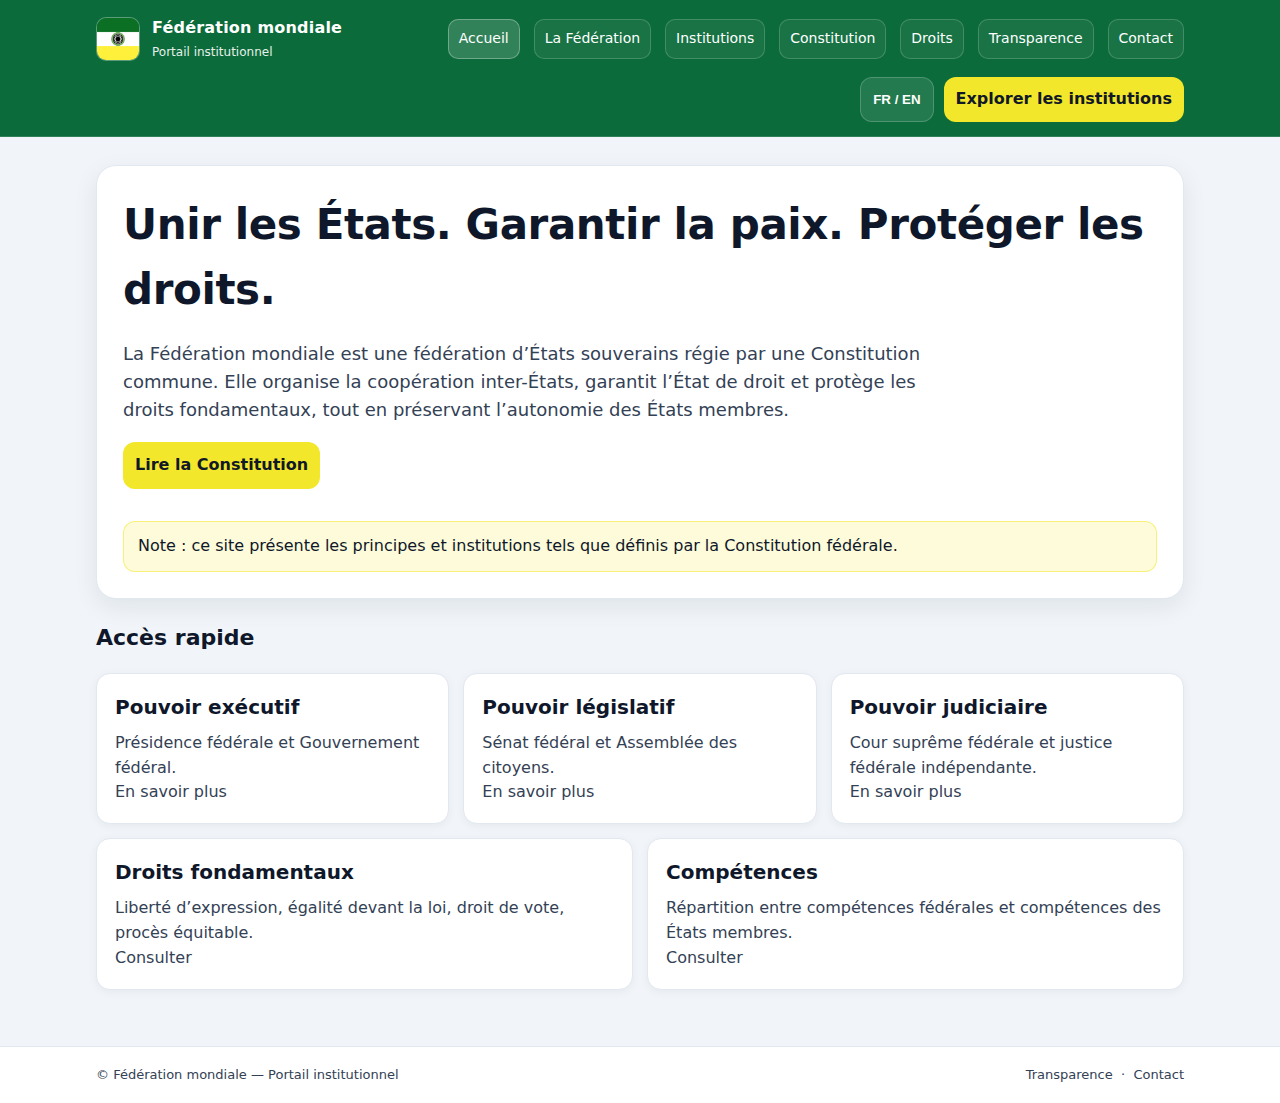
<file: index.html>
<!doctype html>
<html lang="fr">
<head>
  <meta charset="utf-8">
  <meta name="viewport" content="width=device-width, initial-scale=1">
  <title>Fédération mondiale — Portail institutionnel</title>
  <link rel="stylesheet" href="css/styles.css">
</head>
<body>
<a class="skip-link" href="#content">Aller au contenu</a>

<header>
  <div class="topbar">
    <div class="brand">
      <img src="assets/flag.png" alt="Drapeau de la Fédération mondiale">
      <div class="brand-title">
        <strong data-i18n="siteName" data-fr="Fédération mondiale" data-en="World Federation">Fédération mondiale</strong>
        <span data-i18n="tagline" data-fr="Portail institutionnel" data-en="Institutional Portal">Portail institutionnel</span>
      </div>
    </div>

    <nav aria-label="Navigation principale">
      <a class="navlink" aria-current="page" href="index.html" data-i18n="navHome" data-fr="Accueil" data-en="Home">Accueil</a>
      <a class="navlink" href="federation.html" data-i18n="navFederation" data-fr="La Fédération" data-en="The Federation">La Fédération</a>
      <a class="navlink" href="institutions.html" data-i18n="navInstitutions" data-fr="Institutions" data-en="Institutions">Institutions</a>
      <a class="navlink" href="constitution.html" data-i18n="navConstitution" data-fr="Constitution" data-en="Constitution">Constitution</a>
      <a class="navlink" href="rights.html" data-i18n="navRights" data-fr="Droits" data-en="Rights">Droits</a>
      <a class="navlink" href="transparency.html" data-i18n="navTransparency" data-fr="Transparence" data-en="Transparency">Transparence</a>
      <a class="navlink" href="contact.html" data-i18n="navContact" data-fr="Contact" data-en="Contact">Contact</a>
    </nav>
  </div>

  <div class="toolbar">
    <button class="btn btn-ghost" data-lang-toggle type="button">FR / EN</button>
    <a class="btn btn-primary" href="institutions.html" data-i18n="ctaExplore" data-fr="Explorer les institutions" data-en="Explore institutions">Explorer les institutions</a>
  </div>
</header>

<main id="content">
  <section class="hero" aria-label="Présentation">
    <h1 data-i18n="heroTitle"
        data-fr="Unir les États. Garantir la paix. Protéger les droits."
        data-en="Unite states. Secure peace. Protect rights.">
      Unir les États. Garantir la paix. Protéger les droits.
    </h1>
    <p data-i18n="heroBody"
       data-fr="La Fédération mondiale est une fédération d’États souverains régie par une Constitution commune. Elle organise la coopération inter-États, garantit l’État de droit et protège les droits fondamentaux, tout en préservant l’autonomie des États membres."
       data-en="The World Federation is a federation of sovereign Member States governed by a common Constitution. It coordinates inter-state cooperation, upholds the rule of law, and protects fundamental rights while preserving Member State autonomy.">
      La Fédération mondiale est une fédération d’États souverains régie par une Constitution commune...
    </p>

    <div class="hero-actions">
      <a class="btn btn-primary" href="constitution.html"
         data-i18n="ctaConstitution" data-fr="Lire la Constitution" data-en="Read the Constitution">
        Lire la Constitution
      </a>
      <a class="btn btn-ghost" href="member-states.html"
         data-i18n="ctaStates" data-fr="Accéder aux États membres" data-en="View Member States">
        Accéder aux États membres
      </a>
    </div>

    <div class="notice" data-i18n="notice"
         data-fr="Note : ce site présente les principes et institutions tels que définis par la Constitution fédérale."
         data-en="Notice: this website presents the principles and institutions as defined by the Federal Constitution.">
      Note : ce site présente les principes et institutions tels que définis par la Constitution fédérale.
    </div>
  </section>

  <h2 class="section-title" data-i18n="quickAccess" data-fr="Accès rapide" data-en="Quick access">Accès rapide</h2>

  <section class="grid" aria-label="Accès rapide">
    <article class="card span-4">
      <h2 data-i18n="cardExecTitle" data-fr="Pouvoir exécutif" data-en="Executive">Pouvoir exécutif</h2>
      <p data-i18n="cardExecBody"
         data-fr="Présidence fédérale et Gouvernement fédéral."
         data-en="Federal Presidency and Federal Government.">
        Présidence fédérale et Gouvernement fédéral.
      </p>
      <p><a href="presidency.html" data-i18n="learnMore" data-fr="En savoir plus" data-en="Learn more">En savoir plus</a></p>
    </article>

    <article class="card span-4">
      <h2 data-i18n="cardLegTitle" data-fr="Pouvoir législatif" data-en="Legislative">Pouvoir législatif</h2>
      <p data-i18n="cardLegBody"
         data-fr="Sénat fédéral et Assemblée des citoyens."
         data-en="Federal Senate and Citizens’ Assembly.">
        Sénat fédéral et Assemblée des citoyens.
      </p>
      <p><a href="senate.html" data-i18n="learnMore2" data-fr="En savoir plus" data-en="Learn more">En savoir plus</a></p>
    </article>

    <article class="card span-4">
      <h2 data-i18n="cardJudTitle" data-fr="Pouvoir judiciaire" data-en="Judicial">Pouvoir judiciaire</h2>
      <p data-i18n="cardJudBody"
         data-fr="Cour suprême fédérale et justice fédérale indépendante."
         data-en="Federal Supreme Court and an independent federal judiciary.">
        Cour suprême fédérale et justice fédérale indépendante.
      </p>
      <p><a href="supreme-court.html" data-i18n="learnMore3" data-fr="En savoir plus" data-en="Learn more">En savoir plus</a></p>
    </article>

    <article class="card span-6">
      <h2 data-i18n="cardRightsTitle" data-fr="Droits fondamentaux" data-en="Fundamental rights">Droits fondamentaux</h2>
      <p data-i18n="cardRightsBody"
         data-fr="Liberté d’expression, égalité devant la loi, droit de vote, procès équitable."
         data-en="Freedom of expression, equality before the law, voting rights, fair trial.">
        Liberté d’expression, égalité devant la loi, droit de vote, procès équitable.
      </p>
      <p><a href="rights.html" data-i18n="openRights" data-fr="Consulter" data-en="Open">Consulter</a></p>
    </article>

    <article class="card span-6">
      <h2 data-i18n="cardCompetencesTitle" data-fr="Compétences" data-en="Competences">Compétences</h2>
      <p data-i18n="cardCompetencesBody"
         data-fr="Répartition entre compétences fédérales et compétences des États membres."
         data-en="Allocation between federal competences and Member State competences.">
        Répartition entre compétences fédérales et compétences des États membres.
      </p>
      <p><a href="federation.html" data-i18n="openFederation" data-fr="Consulter" data-en="Open">Consulter</a></p>
    </article>
  </section>
</main>

<footer class="footer">
  <div class="footer-inner">
    <div data-i18n="footerLeft"
         data-fr="© Fédération mondiale — Portail institutionnel"
         data-en="© World Federation — Institutional Portal">
      © Fédération mondiale — Portail institutionnel
    </div>
    <div>
      <a href="transparency.html" data-i18n="footerTransp" data-fr="Transparence" data-en="Transparency">Transparence</a>
      &nbsp;·&nbsp;
      <a href="contact.html" data-i18n="footerContact" data-fr="Contact" data-en="Contact">Contact</a>
    </div>
  </div>
</footer>

<script src="js/main.js"></script>
</body>
</html>
</file>
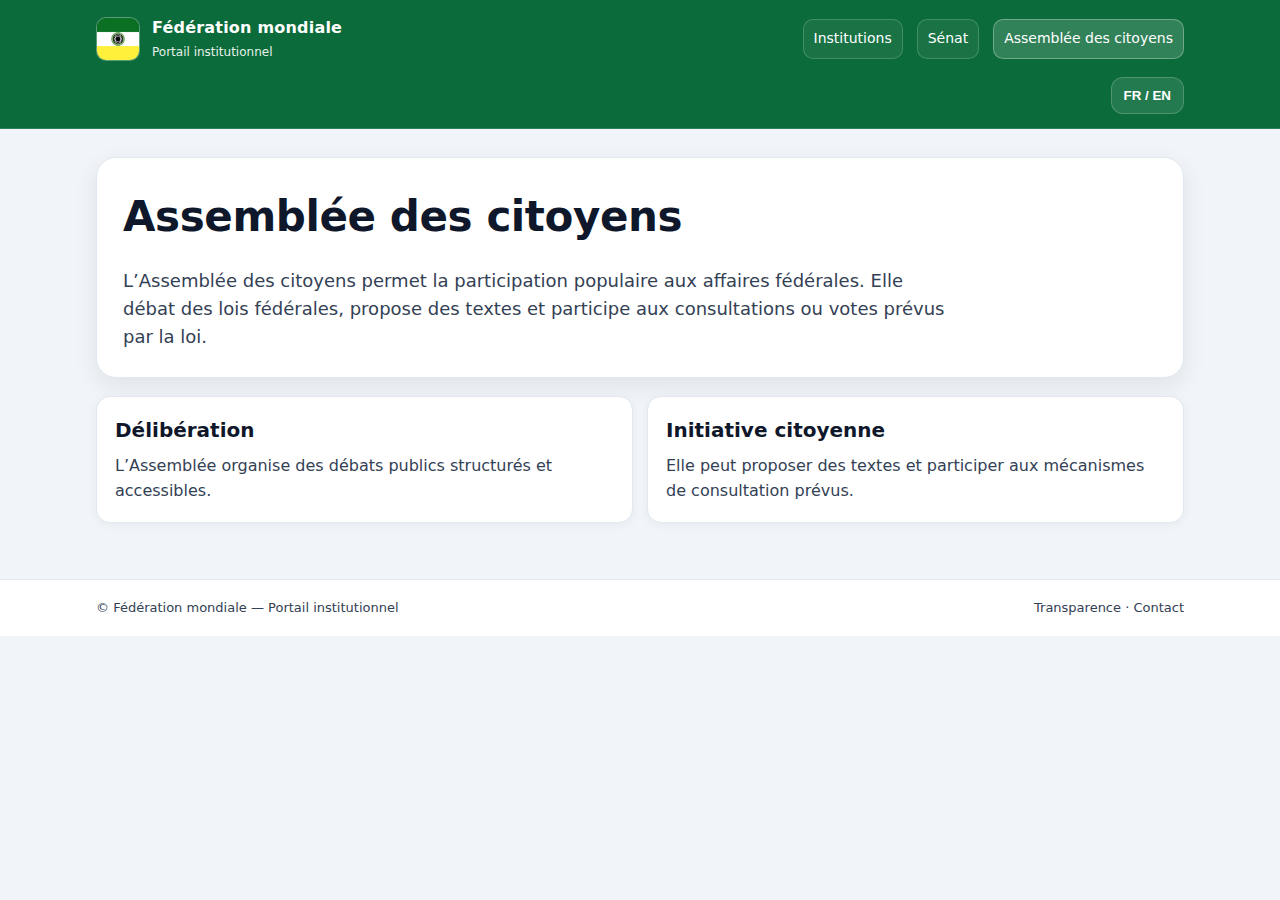
<file: citizens-assembly.html>
<!doctype html><html lang="fr"><head>
<meta charset="utf-8"><meta name="viewport" content="width=device-width, initial-scale=1">
<title>Assemblée des citoyens — Fédération mondiale</title>
<link rel="stylesheet" href="css/styles.css"></head><body>
<a class="skip-link" href="#content">Aller au contenu</a>

<header>
  <div class="topbar">
    <div class="brand"><img src="assets/flag.png" alt="Drapeau de la Fédération mondiale">
      <div class="brand-title"><strong data-i18n="siteName" data-fr="Fédération mondiale" data-en="World Federation">Fédération mondiale</strong>
      <span data-i18n="tagline" data-fr="Portail institutionnel" data-en="Institutional Portal">Portail institutionnel</span></div>
    </div>
    <nav aria-label="Navigation principale">
      <a class="navlink" href="institutions.html" data-i18n="navInstitutions" data-fr="Institutions" data-en="Institutions">Institutions</a>
      <a class="navlink" href="senate.html" data-i18n="navSenate" data-fr="Sénat" data-en="Senate">Sénat</a>
      <a class="navlink" aria-current="page" href="citizens-assembly.html" data-i18n="navCA" data-fr="Assemblée des citoyens" data-en="Citizens’ Assembly">Assemblée des citoyens</a>
    </nav>
  </div>
  <div class="toolbar"><button class="btn btn-ghost" data-lang-toggle type="button">FR / EN</button></div>
</header>

<main id="content">
  <section class="hero">
    <h1 data-i18n="caTitle" data-fr="Assemblée des citoyens" data-en="Citizens’ Assembly">Assemblée des citoyens</h1>
    <p data-i18n="caIntro"
       data-fr="L’Assemblée des citoyens permet la participation populaire aux affaires fédérales. Elle débat des lois fédérales, propose des textes et participe aux consultations ou votes prévus par la loi."
       data-en="The Citizens’ Assembly enables public participation in federal affairs. It deliberates on federal laws, proposes texts, and takes part in consultations or votes as provided by law.">
    </p>
  </section>

  <section class="grid">
    <article class="card span-6">
      <h2 data-i18n="caDelib" data-fr="Délibération" data-en="Deliberation">Délibération</h2>
      <p data-i18n="caDelibBody"
         data-fr="L’Assemblée organise des débats publics structurés et accessibles."
         data-en="The Assembly organizes structured and accessible public deliberations.">
      </p>
    </article>
    <article class="card span-6">
      <h2 data-i18n="caInitiative" data-fr="Initiative citoyenne" data-en="Citizen initiative">Initiative citoyenne</h2>
      <p data-i18n="caInitiativeBody"
         data-fr="Elle peut proposer des textes et participer aux mécanismes de consultation prévus."
         data-en="It may propose texts and participate in established consultation mechanisms.">
      </p>
    </article>
  </section>
</main>

<footer class="footer"><div class="footer-inner">
  <div data-i18n="footerLeft" data-fr="© Fédération mondiale — Portail institutionnel" data-en="© World Federation — Institutional Portal">© Fédération mondiale — Portail institutionnel</div>
  <div><a href="transparency.html" data-i18n="footerTransp" data-fr="Transparence" data-en="Transparency">Transparence</a> · <a href="contact.html" data-i18n="footerContact" data-fr="Contact" data-en="Contact">Contact</a></div>
</div></footer>

<script src="js/main.js"></script></body></html>
</file>
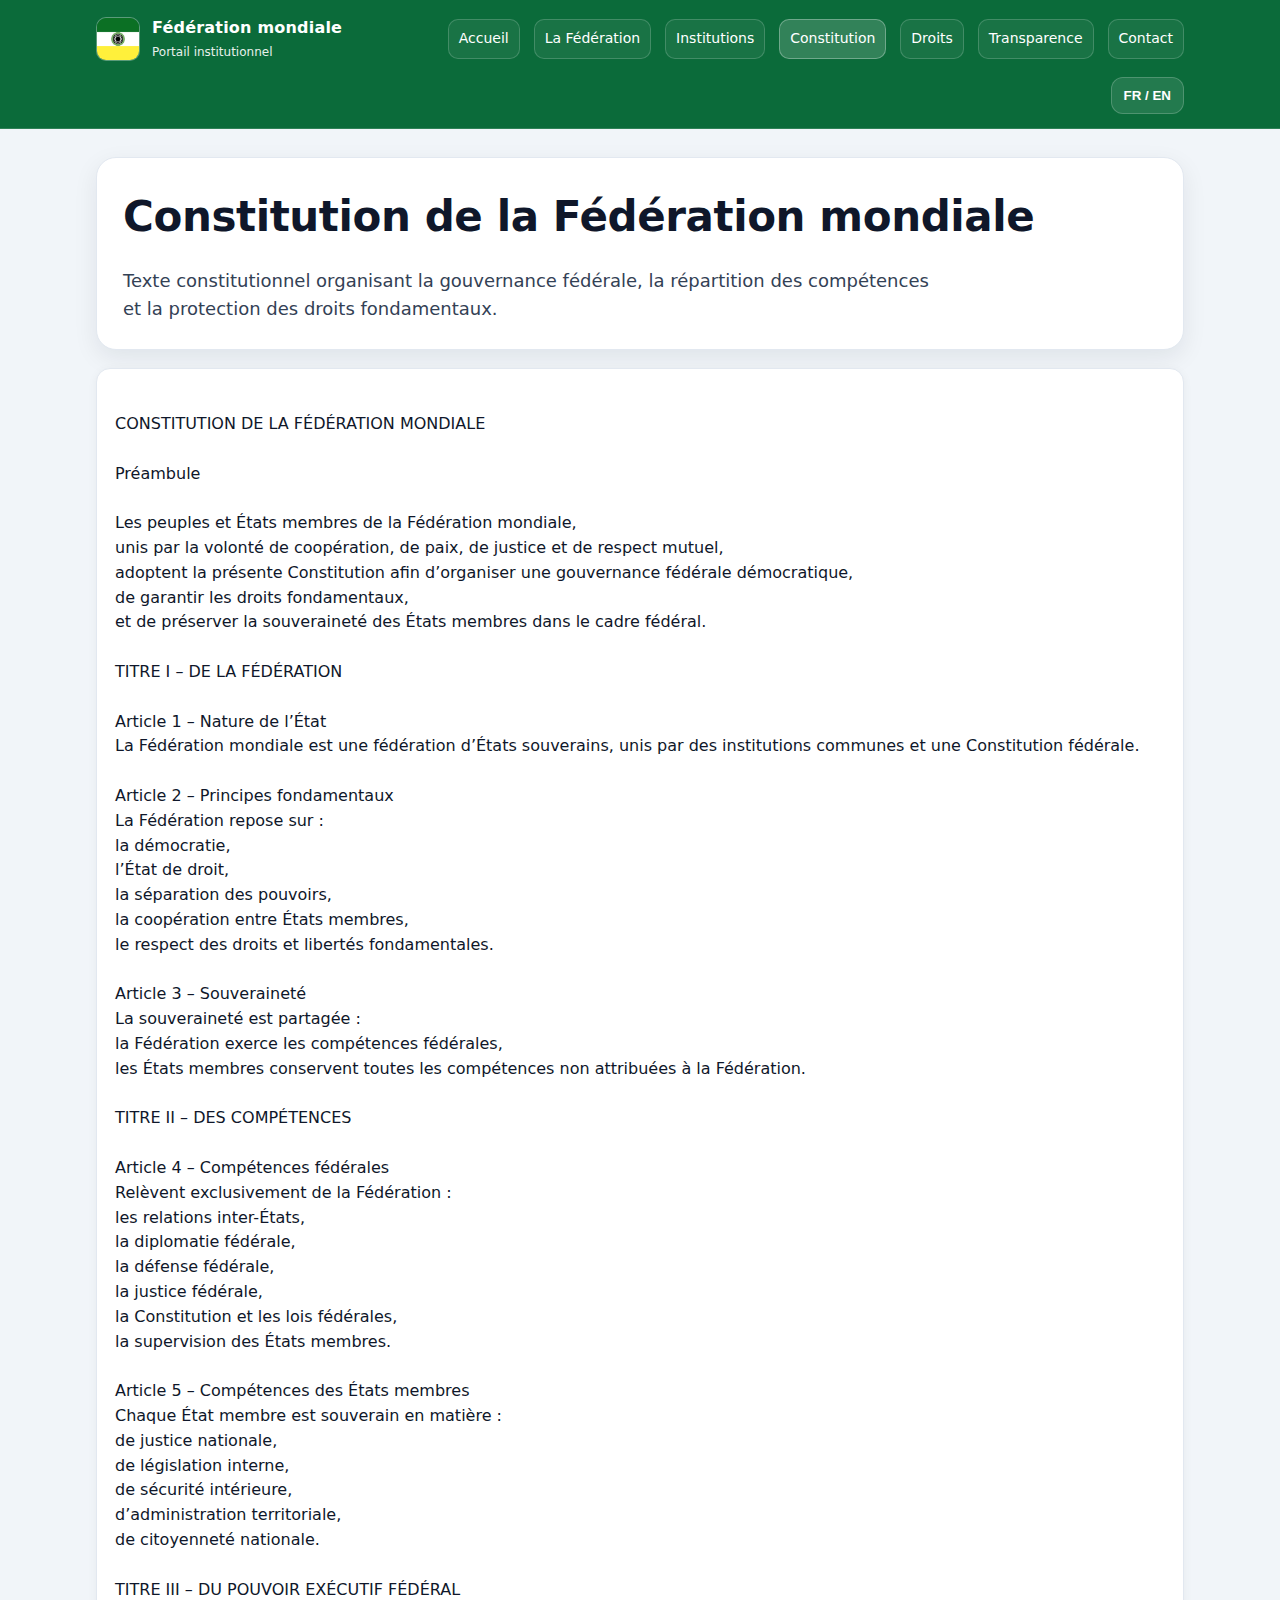
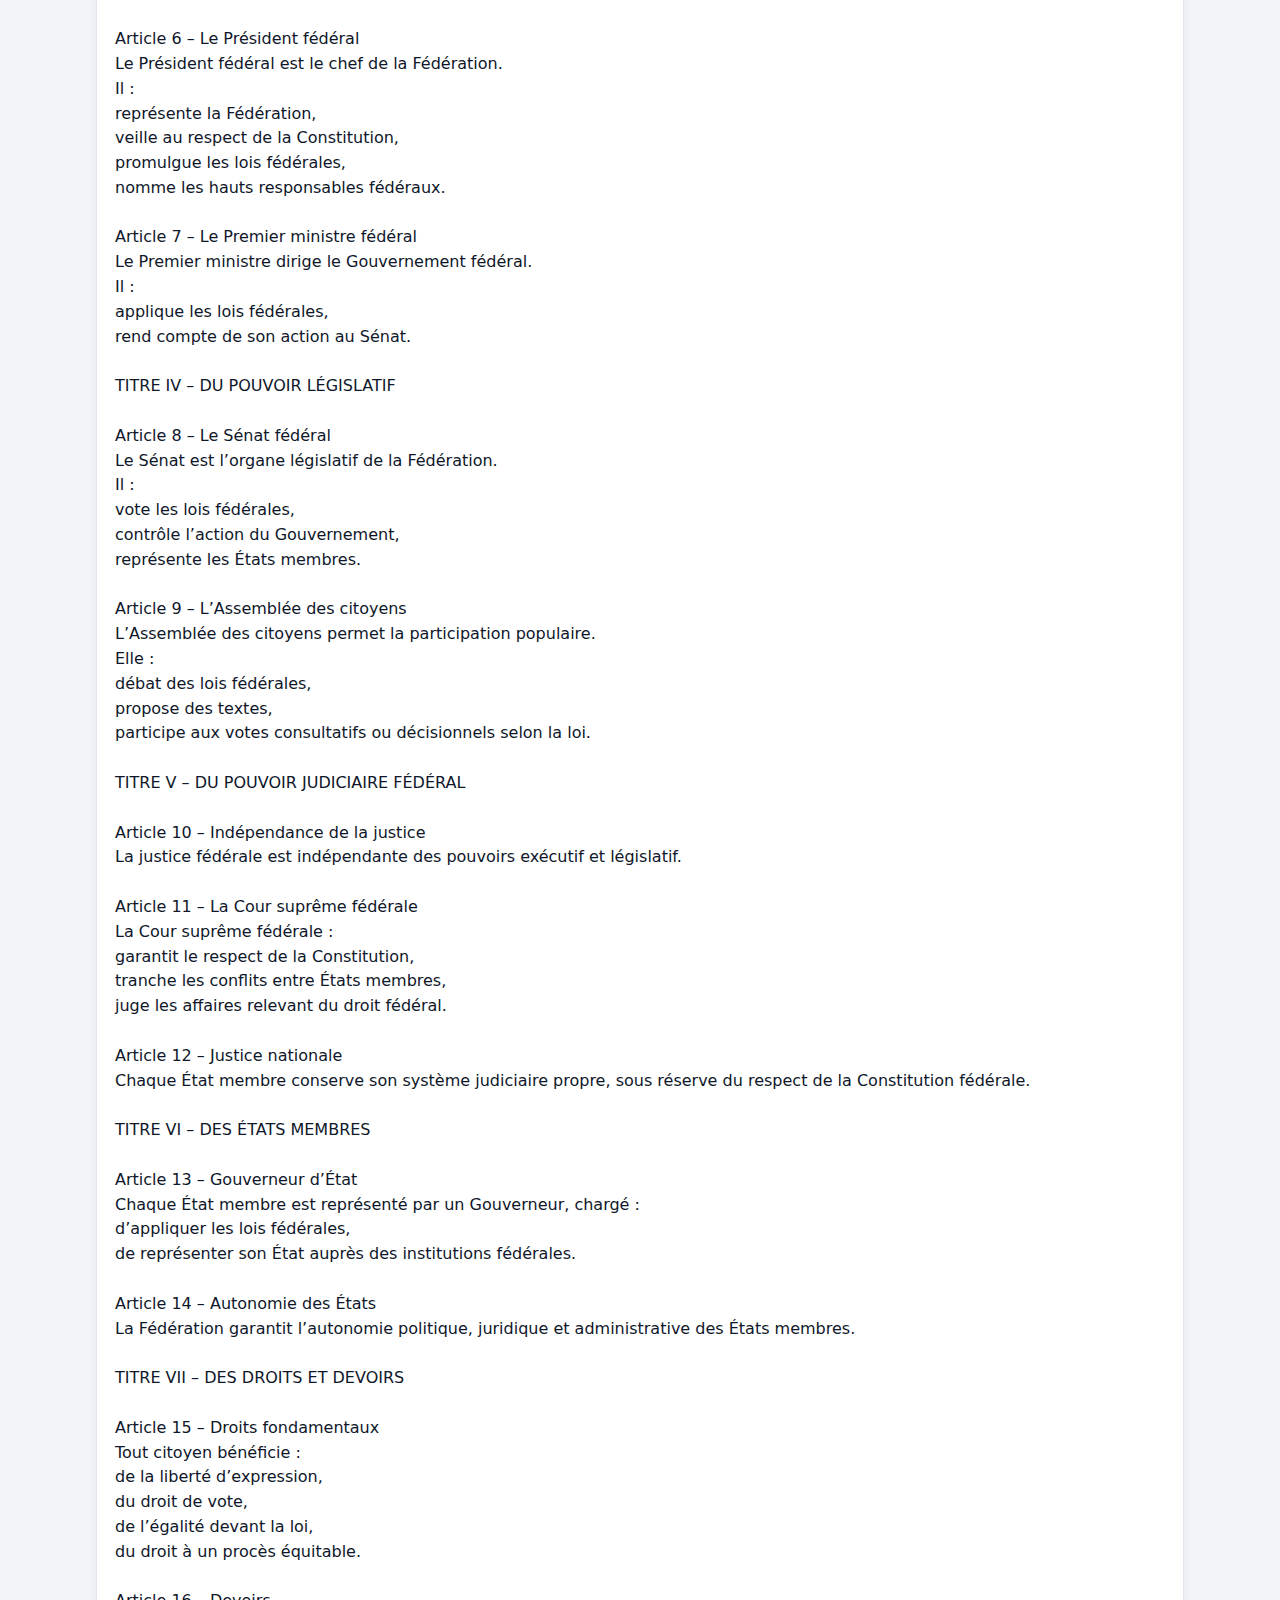
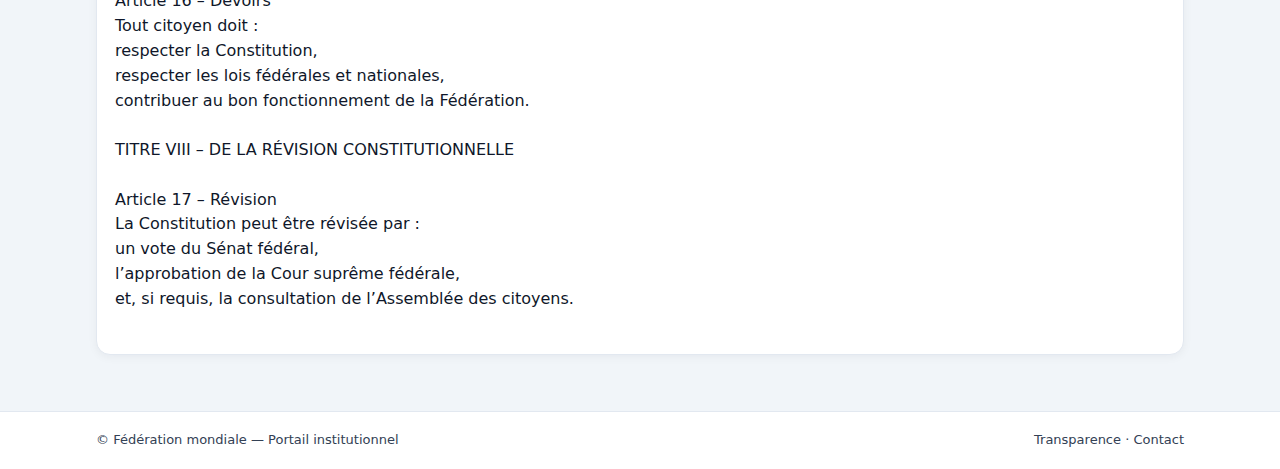
<file: constitution.html>
<!doctype html>
<html lang="fr">
<head>
  <meta charset="utf-8">
  <meta name="viewport" content="width=device-width, initial-scale=1">
  <title>Constitution — Fédération mondiale</title>
  <link rel="stylesheet" href="css/styles.css">
</head>
<body>
<a class="skip-link" href="#content">Aller au contenu</a>

<header>
  <div class="topbar">
    <div class="brand">
      <img src="assets/flag.png" alt="Drapeau de la Fédération mondiale">
      <div class="brand-title">
        <strong data-i18n="siteName" data-fr="Fédération mondiale" data-en="World Federation">Fédération mondiale</strong>
        <span data-i18n="tagline" data-fr="Portail institutionnel" data-en="Institutional Portal">Portail institutionnel</span>
      </div>
    </div>

    <nav aria-label="Navigation principale">
      <a class="navlink" href="index.html" data-i18n="navHome" data-fr="Accueil" data-en="Home">Accueil</a>
      <a class="navlink" href="federation.html" data-i18n="navFederation" data-fr="La Fédération" data-en="The Federation">La Fédération</a>
      <a class="navlink" href="institutions.html" data-i18n="navInstitutions" data-fr="Institutions" data-en="Institutions">Institutions</a>
      <a class="navlink" aria-current="page" href="constitution.html" data-i18n="navConstitution" data-fr="Constitution" data-en="Constitution">Constitution</a>
      <a class="navlink" href="rights.html" data-i18n="navRights" data-fr="Droits" data-en="Rights">Droits</a>
      <a class="navlink" href="transparency.html" data-i18n="navTransparency" data-fr="Transparence" data-en="Transparency">Transparence</a>
      <a class="navlink" href="contact.html" data-i18n="navContact" data-fr="Contact" data-en="Contact">Contact</a>
    </nav>
  </div>

  <div class="toolbar">
    <button class="btn btn-ghost" data-lang-toggle type="button">FR / EN</button>
  </div>
</header>

<main id="content">
  <section class="hero">
    <h1 data-i18n="ctTitle"
        data-fr="Constitution de la Fédération mondiale"
        data-en="Constitution of the World Federation">
      Constitution de la Fédération mondiale
    </h1>
    <p data-i18n="ctIntro"
       data-fr="Texte constitutionnel organisant la gouvernance fédérale, la répartition des compétences et la protection des droits fondamentaux."
       data-en="Constitutional text organizing federal governance, allocation of competences, and the protection of fundamental rights.">
    </p>
  </section>

  <section class="grid" aria-label="Texte constitutionnel">
    <article class="card span-12">

      <!-- FR BLOCK -->
      <div data-lang-block="fr" style="white-space:pre-wrap">
CONSTITUTION DE LA FÉDÉRATION MONDIALE

Préambule

Les peuples et États membres de la Fédération mondiale,
unis par la volonté de coopération, de paix, de justice et de respect mutuel,
adoptent la présente Constitution afin d’organiser une gouvernance fédérale démocratique,
de garantir les droits fondamentaux,
et de préserver la souveraineté des États membres dans le cadre fédéral.

TITRE I – DE LA FÉDÉRATION

Article 1 – Nature de l’État
La Fédération mondiale est une fédération d’États souverains, unis par des institutions communes et une Constitution fédérale.

Article 2 – Principes fondamentaux
La Fédération repose sur :
la démocratie,
l’État de droit,
la séparation des pouvoirs,
la coopération entre États membres,
le respect des droits et libertés fondamentales.

Article 3 – Souveraineté
La souveraineté est partagée :
la Fédération exerce les compétences fédérales,
les États membres conservent toutes les compétences non attribuées à la Fédération.

TITRE II – DES COMPÉTENCES

Article 4 – Compétences fédérales
Relèvent exclusivement de la Fédération :
les relations inter-États,
la diplomatie fédérale,
la défense fédérale,
la justice fédérale,
la Constitution et les lois fédérales,
la supervision des États membres.

Article 5 – Compétences des États membres
Chaque État membre est souverain en matière :
de justice nationale,
de législation interne,
de sécurité intérieure,
d’administration territoriale,
de citoyenneté nationale.

TITRE III – DU POUVOIR EXÉCUTIF FÉDÉRAL

Article 6 – Le Président fédéral
Le Président fédéral est le chef de la Fédération.
Il :
représente la Fédération,
veille au respect de la Constitution,
promulgue les lois fédérales,
nomme les hauts responsables fédéraux.

Article 7 – Le Premier ministre fédéral
Le Premier ministre dirige le Gouvernement fédéral.
Il :
applique les lois fédérales,
rend compte de son action au Sénat.

TITRE IV – DU POUVOIR LÉGISLATIF

Article 8 – Le Sénat fédéral
Le Sénat est l’organe législatif de la Fédération.
Il :
vote les lois fédérales,
contrôle l’action du Gouvernement,
représente les États membres.

Article 9 – L’Assemblée des citoyens
L’Assemblée des citoyens permet la participation populaire.
Elle :
débat des lois fédérales,
propose des textes,
participe aux votes consultatifs ou décisionnels selon la loi.

TITRE V – DU POUVOIR JUDICIAIRE FÉDÉRAL

Article 10 – Indépendance de la justice
La justice fédérale est indépendante des pouvoirs exécutif et législatif.

Article 11 – La Cour suprême fédérale
La Cour suprême fédérale :
garantit le respect de la Constitution,
tranche les conflits entre États membres,
juge les affaires relevant du droit fédéral.

Article 12 – Justice nationale
Chaque État membre conserve son système judiciaire propre, sous réserve du respect de la Constitution fédérale.

TITRE VI – DES ÉTATS MEMBRES

Article 13 – Gouverneur d’État
Chaque État membre est représenté par un Gouverneur, chargé :
d’appliquer les lois fédérales,
de représenter son État auprès des institutions fédérales.

Article 14 – Autonomie des États
La Fédération garantit l’autonomie politique, juridique et administrative des États membres.

TITRE VII – DES DROITS ET DEVOIRS

Article 15 – Droits fondamentaux
Tout citoyen bénéficie :
de la liberté d’expression,
du droit de vote,
de l’égalité devant la loi,
du droit à un procès équitable.

Article 16 – Devoirs
Tout citoyen doit :
respecter la Constitution,
respecter les lois fédérales et nationales,
contribuer au bon fonctionnement de la Fédération.

TITRE VIII – DE LA RÉVISION CONSTITUTIONNELLE

Article 17 – Révision
La Constitution peut être révisée par :
un vote du Sénat fédéral,
l’approbation de la Cour suprême fédérale,
et, si requis, la consultation de l’Assemblée des citoyens.
      </div>

      <!-- EN BLOCK -->
      <div data-lang-block="en" style="white-space:pre-wrap; display:none;">
CONSTITUTION OF THE WORLD FEDERATION

Preamble

The peoples and Member States of the World Federation,
united by the will to cooperate, to uphold peace, justice, and mutual respect,
adopt this Constitution in order to establish a democratic federal governance,
to guarantee fundamental rights,
and to preserve the sovereignty of Member States within the federal framework.

TITLE I — THE FEDERATION

Article 1 — Nature of the State
The World Federation is a federation of sovereign States, united by common institutions and a Federal Constitution.

Article 2 — Foundational principles
The Federation is based on:
democracy,
the rule of law,
the separation of powers,
cooperation among Member States,
respect for fundamental rights and freedoms.

Article 3 — Sovereignty
Sovereignty is shared:
the Federation exercises federal competences,
Member States retain all competences not conferred upon the Federation.

TITLE II — COMPETENCES

Article 4 — Federal competences
The following matters fall exclusively within the competence of the Federation:
inter-state relations,
federal diplomacy,
federal defense,
federal justice,
the Constitution and federal laws,
supervision of Member States.

Article 5 — Competences of Member States
Each Member State remains sovereign with respect to:
national justice,
internal legislation,
internal security,
territorial administration,
national citizenship.

TITLE III — THE FEDERAL EXECUTIVE

Article 6 — The Federal President
The Federal President is the head of the Federation.
They:
represent the Federation,
ensure compliance with the Constitution,
promulgate federal laws,
appoint senior federal officials.

Article 7 — The Federal Prime Minister
The Prime Minister leads the Federal Government.
They:
implement federal laws,
report on their action to the Senate.

TITLE IV — THE LEGISLATURE

Article 8 — The Federal Senate
The Senate is the legislative body of the Federation.
It:
adopts federal laws,
oversees the Government,
represents the Member States.

Article 9 — The Citizens’ Assembly
The Citizens’ Assembly enables popular participation.
It:
debates federal laws,
proposes texts,
takes part in consultative or decision-making votes as provided by law.

TITLE V — THE FEDERAL JUDICIARY

Article 10 — Independence of justice
Federal justice is independent from the executive and legislative powers.

Article 11 — The Federal Supreme Court
The Federal Supreme Court:
ensures compliance with the Constitution,
settles disputes between Member States,
adjudicates matters falling under federal law.

Article 12 — National justice
Each Member State retains its own judicial system, subject to compliance with the Federal Constitution.

TITLE VI — MEMBER STATES

Article 13 — State Governor
Each Member State is represented by a Governor, responsible for:
implementing federal laws,
representing their State before federal institutions.

Article 14 — Autonomy of States
The Federation guarantees the political, legal, and administrative autonomy of Member States.

TITLE VII — RIGHTS AND DUTIES

Article 15 — Fundamental rights
Every citizen enjoys:
freedom of expression,
the right to vote,
equality before the law,
the right to a fair trial.

Article 16 — Duties
Every citizen must:
respect the Constitution,
respect federal and national laws,
contribute to the proper functioning of the Federation.

TITLE VIII — CONSTITUTIONAL AMENDMENT

Article 17 — Amendment
The Constitution may be amended by:
a vote of the Federal Senate,
approval by the Federal Supreme Court,
and, where required, consultation of the Citizens’ Assembly.
      </div>

    </article>
  </section>
</main>

<footer class="footer">
  <div class="footer-inner">
    <div data-i18n="footerLeft"
         data-fr="© Fédération mondiale — Portail institutionnel"
         data-en="© World Federation — Institutional Portal">
      © Fédération mondiale — Portail institutionnel
    </div>
    <div>
      <a href="transparency.html" data-i18n="footerTransp" data-fr="Transparence" data-en="Transparency">Transparence</a>
      ·
      <a href="contact.html" data-i18n="footerContact" data-fr="Contact" data-en="Contact">Contact</a>
    </div>
  </div>
</footer>

<script src="js/main.js"></script>
</body>
</html>
</file>
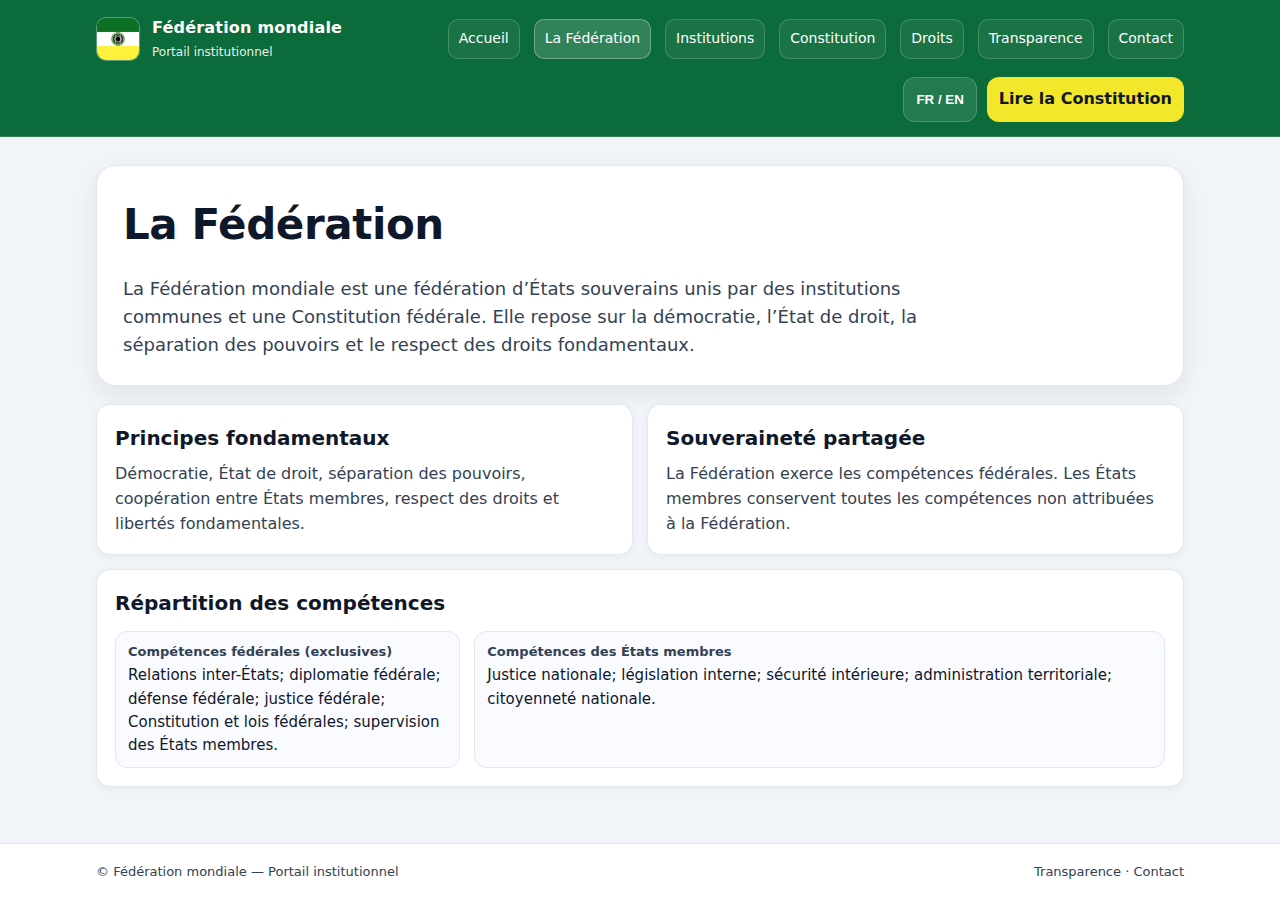
<file: federation.html>
<!doctype html>
<html lang="fr">
<head>
  <meta charset="utf-8">
  <meta name="viewport" content="width=device-width, initial-scale=1">
  <title>La Fédération — Fédération mondiale</title>
  <link rel="stylesheet" href="css/styles.css">
</head>
<body>
<a class="skip-link" href="#content">Aller au contenu</a>

<header>
  <div class="topbar">
    <div class="brand">
      <img src="assets/flag.png" alt="Drapeau de la Fédération mondiale">
      <div class="brand-title">
        <strong data-i18n="siteName" data-fr="Fédération mondiale" data-en="World Federation">Fédération mondiale</strong>
        <span data-i18n="tagline" data-fr="Portail institutionnel" data-en="Institutional Portal">Portail institutionnel</span>
      </div>
    </div>
    <nav aria-label="Navigation principale">
      <a class="navlink" href="index.html" data-i18n="navHome" data-fr="Accueil" data-en="Home">Accueil</a>
      <a class="navlink" aria-current="page" href="federation.html" data-i18n="navFederation" data-fr="La Fédération" data-en="The Federation">La Fédération</a>
      <a class="navlink" href="institutions.html" data-i18n="navInstitutions" data-fr="Institutions" data-en="Institutions">Institutions</a>
      <a class="navlink" href="constitution.html" data-i18n="navConstitution" data-fr="Constitution" data-en="Constitution">Constitution</a>
      <a class="navlink" href="rights.html" data-i18n="navRights" data-fr="Droits" data-en="Rights">Droits</a>
      <a class="navlink" href="transparency.html" data-i18n="navTransparency" data-fr="Transparence" data-en="Transparency">Transparence</a>
      <a class="navlink" href="contact.html" data-i18n="navContact" data-fr="Contact" data-en="Contact">Contact</a>
    </nav>
  </div>
  <div class="toolbar">
    <button class="btn btn-ghost" data-lang-toggle type="button">FR / EN</button>
    <a class="btn btn-primary" href="constitution.html" data-i18n="ctaReadConst" data-fr="Lire la Constitution" data-en="Read the Constitution">Lire la Constitution</a>
  </div>
</header>

<main id="content">
  <section class="hero">
    <h1 data-i18n="fedTitle" data-fr="La Fédération" data-en="The Federation">La Fédération</h1>
    <p data-i18n="fedIntro"
       data-fr="La Fédération mondiale est une fédération d’États souverains unis par des institutions communes et une Constitution fédérale. Elle repose sur la démocratie, l’État de droit, la séparation des pouvoirs et le respect des droits fondamentaux."
       data-en="The World Federation is a federation of sovereign Member States united by common institutions and a Federal Constitution. It is grounded in democracy, the rule of law, separation of powers, and the protection of fundamental rights.">
      La Fédération mondiale est une fédération d’États souverains...
    </p>
  </section>

  <section class="grid" aria-label="Principes et souveraineté">
    <article class="card span-6">
      <h2 data-i18n="principlesTitle" data-fr="Principes fondamentaux" data-en="Foundational principles">Principes fondamentaux</h2>
      <p data-i18n="principlesBody"
         data-fr="Démocratie, État de droit, séparation des pouvoirs, coopération entre États membres, respect des droits et libertés fondamentales."
         data-en="Democracy, rule of law, separation of powers, cooperation among Member States, respect for fundamental rights and freedoms.">
        ...
      </p>
    </article>

    <article class="card span-6">
      <h2 data-i18n="sovereigntyTitle" data-fr="Souveraineté partagée" data-en="Shared sovereignty">Souveraineté partagée</h2>
      <p data-i18n="sovereigntyBody"
         data-fr="La Fédération exerce les compétences fédérales. Les États membres conservent toutes les compétences non attribuées à la Fédération."
         data-en="The Federation exercises federal competences. Member States retain all powers not conferred upon the Federation.">
        ...
      </p>
    </article>

    <article class="card span-12">
      <h2 data-i18n="competencesTitle" data-fr="Répartition des compétences" data-en="Allocation of competences">Répartition des compétences</h2>
      <div class="kv">
        <div>
          <strong data-i18n="fedComp" data-fr="Compétences fédérales (exclusives)" data-en="Federal competences (exclusive)">Compétences fédérales (exclusives)</strong>
          <span data-i18n="fedCompList"
                data-fr="Relations inter-États; diplomatie fédérale; défense fédérale; justice fédérale; Constitution et lois fédérales; supervision des États membres."
                data-en="Inter-state relations; federal diplomacy; federal defense; federal justice; the Constitution and federal laws; supervision of Member States.">
            ...
          </span>
        </div>
        <div>
          <strong data-i18n="stateComp" data-fr="Compétences des États membres" data-en="Member State competences">Compétences des États membres</strong>
          <span data-i18n="stateCompList"
                data-fr="Justice nationale; législation interne; sécurité intérieure; administration territoriale; citoyenneté nationale."
                data-en="National justice; internal legislation; internal security; territorial administration; national citizenship.">
            ...
          </span>
        </div>
      </div>
    </article>
  </section>
</main>

<footer class="footer">
  <div class="footer-inner">
    <div data-i18n="footerLeft" data-fr="© Fédération mondiale — Portail institutionnel" data-en="© World Federation — Institutional Portal">© Fédération mondiale — Portail institutionnel</div>
    <div><a href="transparency.html" data-i18n="footerTransp" data-fr="Transparence" data-en="Transparency">Transparence</a> · <a href="contact.html" data-i18n="footerContact" data-fr="Contact" data-en="Contact">Contact</a></div>
  </div>
</footer>

<script src="js/main.js"></script>
</body>
</html>
</file>
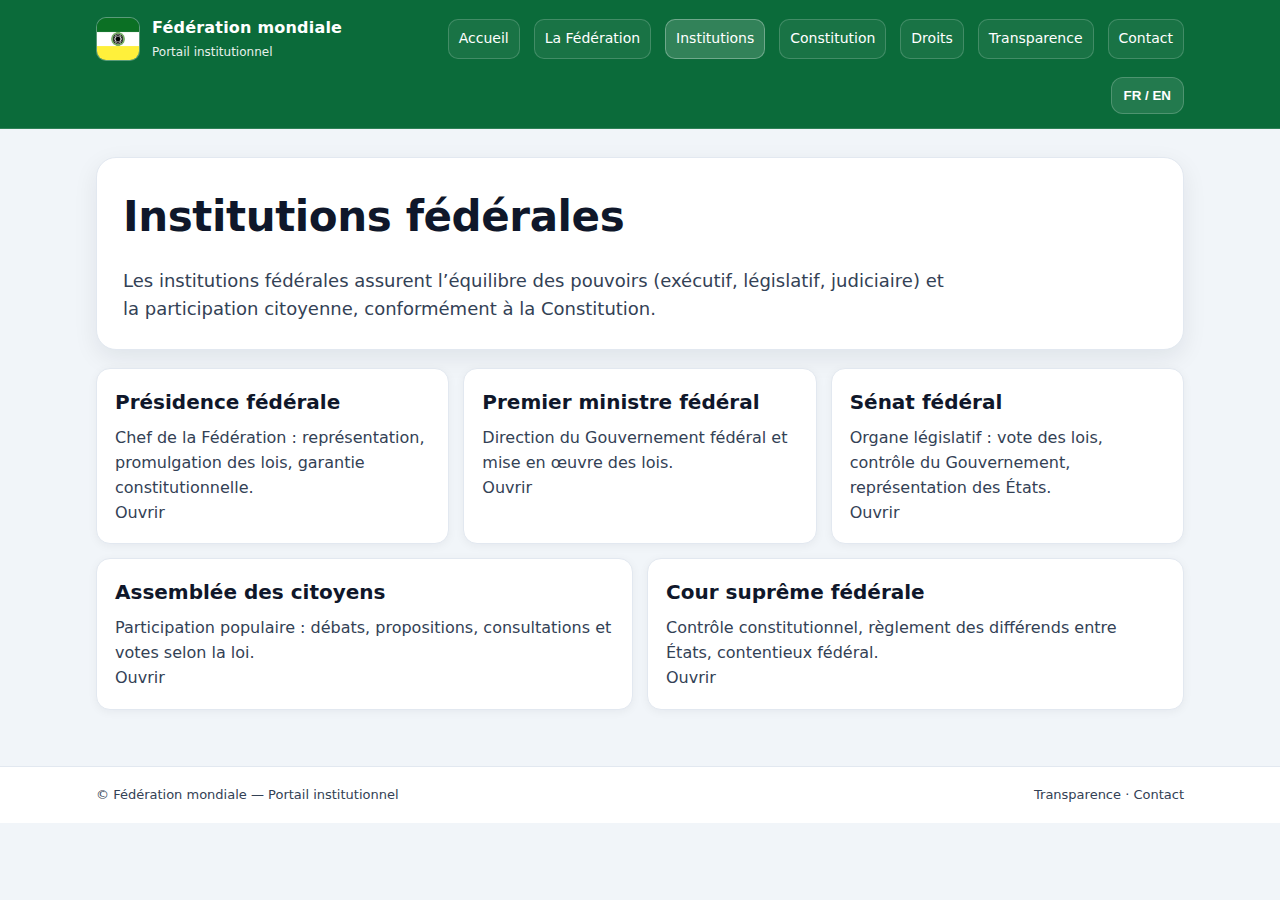
<file: institutions.html>
<!doctype html>
<html lang="fr">
<head>
  <meta charset="utf-8">
  <meta name="viewport" content="width=device-width, initial-scale=1">
  <title>Institutions — Fédération mondiale</title>
  <link rel="stylesheet" href="css/styles.css">
</head>
<body>
<a class="skip-link" href="#content">Aller au contenu</a>

<header>
  <div class="topbar">
    <div class="brand">
      <img src="assets/flag.png" alt="Drapeau de la Fédération mondiale">
      <div class="brand-title">
        <strong data-i18n="siteName" data-fr="Fédération mondiale" data-en="World Federation">Fédération mondiale</strong>
        <span data-i18n="tagline" data-fr="Portail institutionnel" data-en="Institutional Portal">Portail institutionnel</span>
      </div>
    </div>
    <nav aria-label="Navigation principale">
      <a class="navlink" href="index.html" data-i18n="navHome" data-fr="Accueil" data-en="Home">Accueil</a>
      <a class="navlink" href="federation.html" data-i18n="navFederation" data-fr="La Fédération" data-en="The Federation">La Fédération</a>
      <a class="navlink" aria-current="page" href="institutions.html" data-i18n="navInstitutions" data-fr="Institutions" data-en="Institutions">Institutions</a>
      <a class="navlink" href="constitution.html" data-i18n="navConstitution" data-fr="Constitution" data-en="Constitution">Constitution</a>
      <a class="navlink" href="rights.html" data-i18n="navRights" data-fr="Droits" data-en="Rights">Droits</a>
      <a class="navlink" href="transparency.html" data-i18n="navTransparency" data-fr="Transparence" data-en="Transparency">Transparence</a>
      <a class="navlink" href="contact.html" data-i18n="navContact" data-fr="Contact" data-en="Contact">Contact</a>
    </nav>
  </div>
  <div class="toolbar">
    <button class="btn btn-ghost" data-lang-toggle type="button">FR / EN</button>
  </div>
</header>

<main id="content">
  <section class="hero">
    <h1 data-i18n="instTitle" data-fr="Institutions fédérales" data-en="Federal Institutions">Institutions fédérales</h1>
    <p data-i18n="instBody"
       data-fr="Les institutions fédérales assurent l’équilibre des pouvoirs (exécutif, législatif, judiciaire) et la participation citoyenne, conformément à la Constitution."
       data-en="Federal institutions ensure checks and balances (executive, legislative, judicial) and citizen participation, in accordance with the Constitution.">
      ...
    </p>
  </section>

  <section class="grid" aria-label="Liste des institutions">
    <article class="card span-4">
      <h2 data-i18n="instPres" data-fr="Présidence fédérale" data-en="Federal Presidency">Présidence fédérale</h2>
      <p data-i18n="instPresBody"
         data-fr="Chef de la Fédération : représentation, promulgation des lois, garantie constitutionnelle."
         data-en="Head of the Federation: representation, promulgation of laws, constitutional guardianship.">
      </p>
      <p><a href="presidency.html" data-i18n="open" data-fr="Ouvrir" data-en="Open">Ouvrir</a></p>
    </article>

    <article class="card span-4">
      <h2 data-i18n="instPM" data-fr="Premier ministre fédéral" data-en="Federal Prime Minister">Premier ministre fédéral</h2>
      <p data-i18n="instPMBody"
         data-fr="Direction du Gouvernement fédéral et mise en œuvre des lois."
         data-en="Leads the Federal Government and implements federal laws.">
      </p>
      <p><a href="prime-minister.html" data-i18n="open2" data-fr="Ouvrir" data-en="Open">Ouvrir</a></p>
    </article>

    <article class="card span-4">
      <h2 data-i18n="instSenate" data-fr="Sénat fédéral" data-en="Federal Senate">Sénat fédéral</h2>
      <p data-i18n="instSenateBody"
         data-fr="Organe législatif : vote des lois, contrôle du Gouvernement, représentation des États."
         data-en="Legislature: adopts laws, oversees Government, represents Member States.">
      </p>
      <p><a href="senate.html" data-i18n="open3" data-fr="Ouvrir" data-en="Open">Ouvrir</a></p>
    </article>

    <article class="card span-6">
      <h2 data-i18n="instCA" data-fr="Assemblée des citoyens" data-en="Citizens’ Assembly">Assemblée des citoyens</h2>
      <p data-i18n="instCABody"
         data-fr="Participation populaire : débats, propositions, consultations et votes selon la loi."
         data-en="Public participation: deliberation, proposals, consultations and votes as provided by law.">
      </p>
      <p><a href="citizens-assembly.html" data-i18n="open4" data-fr="Ouvrir" data-en="Open">Ouvrir</a></p>
    </article>

    <article class="card span-6">
      <h2 data-i18n="instCourt" data-fr="Cour suprême fédérale" data-en="Federal Supreme Court">Cour suprême fédérale</h2>
      <p data-i18n="instCourtBody"
         data-fr="Contrôle constitutionnel, règlement des différends entre États, contentieux fédéral."
         data-en="Constitutional review, Member State disputes, federal jurisdiction.">
      </p>
      <p><a href="supreme-court.html" data-i18n="open5" data-fr="Ouvrir" data-en="Open">Ouvrir</a></p>
    </article>
  </section>
</main>

<footer class="footer">
  <div class="footer-inner">
    <div data-i18n="footerLeft" data-fr="© Fédération mondiale — Portail institutionnel" data-en="© World Federation — Institutional Portal">© Fédération mondiale — Portail institutionnel</div>
    <div><a href="transparency.html" data-i18n="footerTransp" data-fr="Transparence" data-en="Transparency">Transparence</a> · <a href="contact.html" data-i18n="footerContact" data-fr="Contact" data-en="Contact">Contact</a></div>
  </div>
</footer>

<script src="js/main.js"></script>
</body>
</html>
</file>
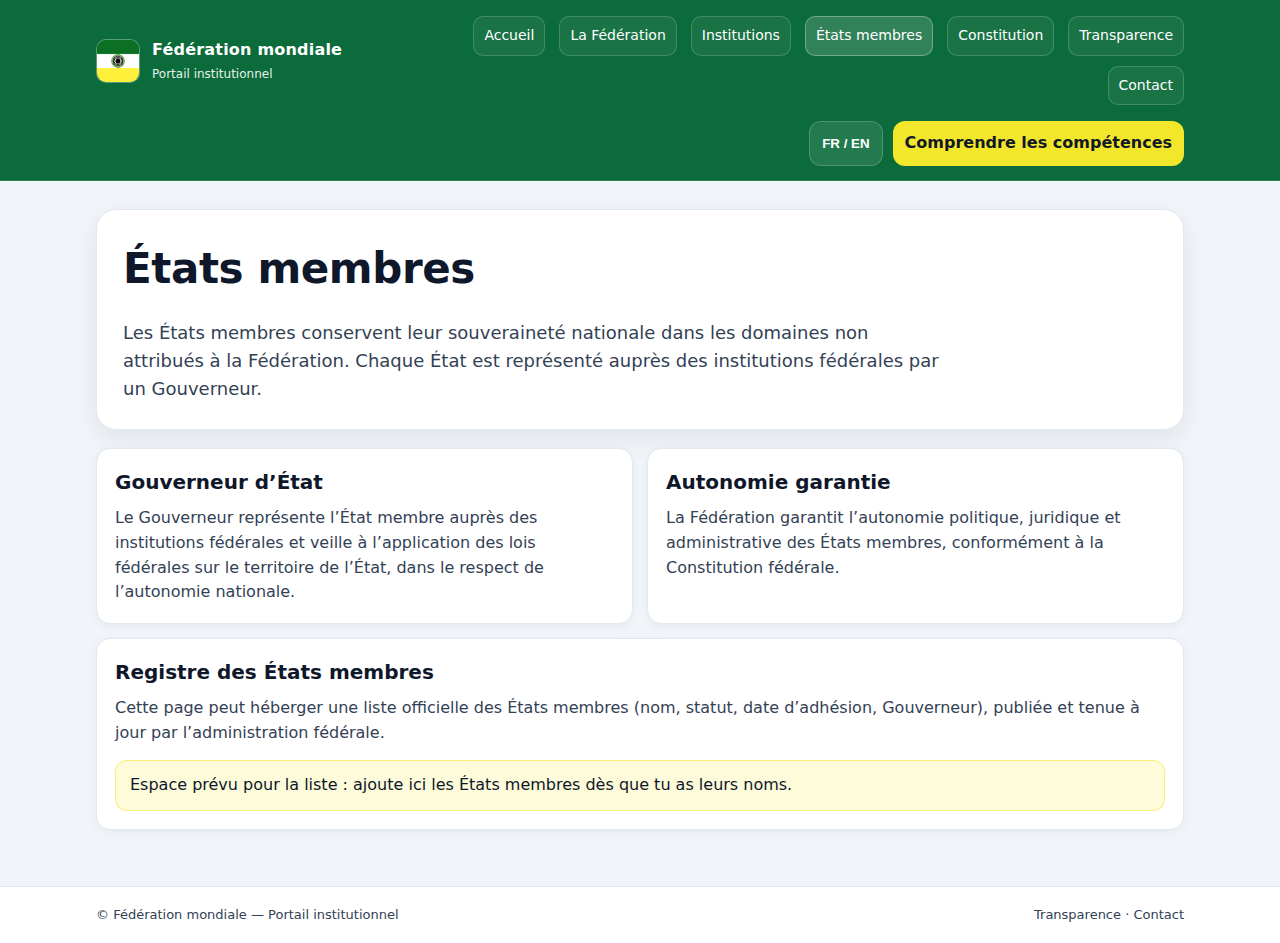
<file: member-states.html>
<!doctype html>
<html lang="fr">
<head>
  <meta charset="utf-8">
  <meta name="viewport" content="width=device-width, initial-scale=1">
  <title>États membres — Fédération mondiale</title>
  <link rel="stylesheet" href="css/styles.css">
</head>
<body>
<a class="skip-link" href="#content">Aller au contenu</a>

<header>
  <div class="topbar">
    <div class="brand">
      <img src="assets/flag.png" alt="Drapeau de la Fédération mondiale">
      <div class="brand-title">
        <strong data-i18n="siteName" data-fr="Fédération mondiale" data-en="World Federation">Fédération mondiale</strong>
        <span data-i18n="tagline" data-fr="Portail institutionnel" data-en="Institutional Portal">Portail institutionnel</span>
      </div>
    </div>

    <nav aria-label="Navigation principale">
      <a class="navlink" href="index.html" data-i18n="navHome" data-fr="Accueil" data-en="Home">Accueil</a>
      <a class="navlink" href="federation.html" data-i18n="navFederation" data-fr="La Fédération" data-en="The Federation">La Fédération</a>
      <a class="navlink" href="institutions.html" data-i18n="navInstitutions" data-fr="Institutions" data-en="Institutions">Institutions</a>
      <a class="navlink" aria-current="page" href="member-states.html" data-i18n="navStates" data-fr="États membres" data-en="Member States">États membres</a>
      <a class="navlink" href="constitution.html" data-i18n="navConstitution" data-fr="Constitution" data-en="Constitution">Constitution</a>
      <a class="navlink" href="transparency.html" data-i18n="navTransparency" data-fr="Transparence" data-en="Transparency">Transparence</a>
      <a class="navlink" href="contact.html" data-i18n="navContact" data-fr="Contact" data-en="Contact">Contact</a>
    </nav>
  </div>

  <div class="toolbar">
    <button class="btn btn-ghost" data-lang-toggle type="button">FR / EN</button>
    <a class="btn btn-primary" href="federation.html"
       data-i18n="ctaCompetences" data-fr="Comprendre les compétences" data-en="Understand competences">
      Comprendre les compétences
    </a>
  </div>
</header>

<main id="content">
  <section class="hero">
    <h1 data-i18n="msTitle" data-fr="États membres" data-en="Member States">États membres</h1>
    <p data-i18n="msIntro"
       data-fr="Les États membres conservent leur souveraineté nationale dans les domaines non attribués à la Fédération. Chaque État est représenté auprès des institutions fédérales par un Gouverneur."
       data-en="Member States retain national sovereignty in all matters not conferred upon the Federation. Each Member State is represented before federal institutions by a Governor.">
    </p>
  </section>

  <section class="grid" aria-label="Cadre institutionnel des États membres">
    <article class="card span-6">
      <h2 data-i18n="msGovTitle" data-fr="Gouverneur d’État" data-en="State Governor">Gouverneur d’État</h2>
      <p data-i18n="msGovBody"
         data-fr="Le Gouverneur représente l’État membre auprès des institutions fédérales et veille à l’application des lois fédérales sur le territoire de l’État, dans le respect de l’autonomie nationale."
         data-en="The Governor represents the Member State before federal institutions and ensures the application of federal laws within the State, while respecting national autonomy.">
      </p>
    </article>

    <article class="card span-6">
      <h2 data-i18n="msAutTitle" data-fr="Autonomie garantie" data-en="Guaranteed autonomy">Autonomie garantie</h2>
      <p data-i18n="msAutBody"
         data-fr="La Fédération garantit l’autonomie politique, juridique et administrative des États membres, conformément à la Constitution fédérale."
         data-en="The Federation guarantees the political, legal, and administrative autonomy of Member States, pursuant to the Federal Constitution.">
      </p>
    </article>

    <article class="card span-12">
      <h2 data-i18n="msRegistryTitle" data-fr="Registre des États membres" data-en="Member States Register">Registre des États membres</h2>
      <p data-i18n="msRegistryBody"
         data-fr="Cette page peut héberger une liste officielle des États membres (nom, statut, date d’adhésion, Gouverneur), publiée et tenue à jour par l’administration fédérale."
         data-en="This page may host an official list of Member States (name, status, accession date, Governor), published and maintained by the federal administration.">
      </p>

      <div class="notice" data-i18n="msPlaceholder"
           data-fr="Espace prévu pour la liste : ajoute ici les États membres dès que tu as leurs noms."
           data-en="Reserved area for the list: add Member States here once you have their names.">
        Espace prévu pour la liste : ajoute ici les États membres dès que tu as leurs noms.
      </div>
    </article>
  </section>
</main>

<footer class="footer">
  <div class="footer-inner">
    <div data-i18n="footerLeft"
         data-fr="© Fédération mondiale — Portail institutionnel"
         data-en="© World Federation — Institutional Portal">
      © Fédération mondiale — Portail institutionnel
    </div>
    <div>
      <a href="transparency.html" data-i18n="footerTransp" data-fr="Transparence" data-en="Transparency">Transparence</a>
      ·
      <a href="contact.html" data-i18n="footerContact" data-fr="Contact" data-en="Contact">Contact</a>
    </div>
  </div>
</footer>

<script src="js/main.js"></script>
</body>
</html>
</file>
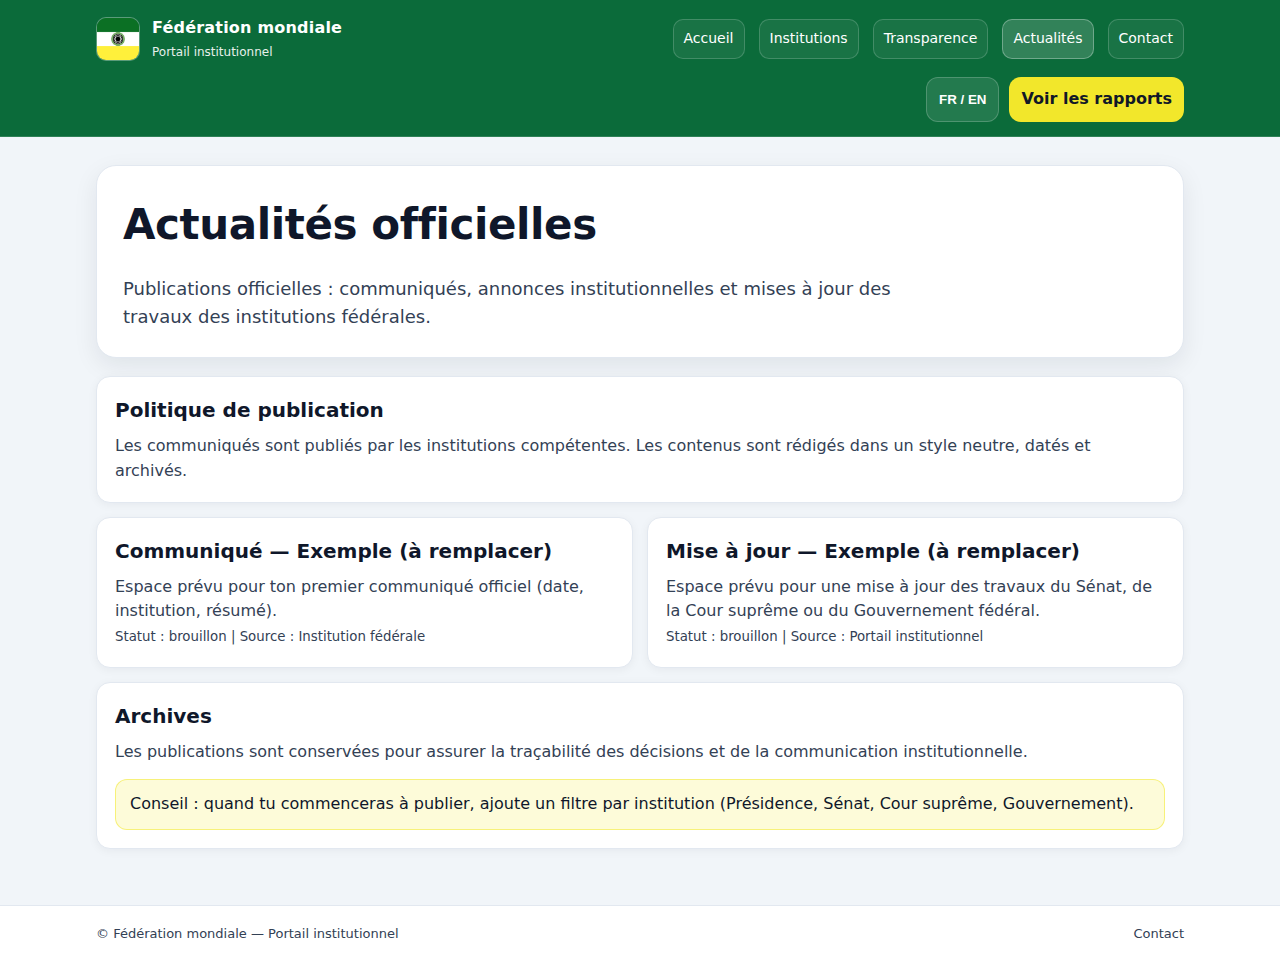
<file: news.html>
<!doctype html>
<html lang="fr">
<head>
  <meta charset="utf-8">
  <meta name="viewport" content="width=device-width, initial-scale=1">
  <title>Actualités — Fédération mondiale</title>
  <link rel="stylesheet" href="css/styles.css">
</head>
<body>
<a class="skip-link" href="#content">Aller au contenu</a>

<header>
  <div class="topbar">
    <div class="brand">
      <img src="assets/flag.png" alt="Drapeau de la Fédération mondiale">
      <div class="brand-title">
        <strong data-i18n="siteName" data-fr="Fédération mondiale" data-en="World Federation">Fédération mondiale</strong>
        <span data-i18n="tagline" data-fr="Portail institutionnel" data-en="Institutional Portal">Portail institutionnel</span>
      </div>
    </div>

    <nav aria-label="Navigation principale">
      <a class="navlink" href="index.html" data-i18n="navHome" data-fr="Accueil" data-en="Home">Accueil</a>
      <a class="navlink" href="institutions.html" data-i18n="navInstitutions" data-fr="Institutions" data-en="Institutions">Institutions</a>
      <a class="navlink" href="transparency.html" data-i18n="navTransparency" data-fr="Transparence" data-en="Transparency">Transparence</a>
      <a class="navlink" aria-current="page" href="news.html" data-i18n="navNews" data-fr="Actualités" data-en="News">Actualités</a>
      <a class="navlink" href="contact.html" data-i18n="navContact" data-fr="Contact" data-en="Contact">Contact</a>
    </nav>
  </div>

  <div class="toolbar">
    <button class="btn btn-ghost" data-lang-toggle type="button">FR / EN</button>
    <a class="btn btn-primary" href="transparency.html"
       data-i18n="ctaReports" data-fr="Voir les rapports" data-en="View reports">
      Voir les rapports
    </a>
  </div>
</header>

<main id="content">
  <section class="hero">
    <h1 data-i18n="nTitle" data-fr="Actualités officielles" data-en="Official News">Actualités officielles</h1>
    <p data-i18n="nIntro"
       data-fr="Publications officielles : communiqués, annonces institutionnelles et mises à jour des travaux des institutions fédérales."
       data-en="Official releases: statements, institutional announcements, and updates on the work of federal institutions.">
    </p>
  </section>

  <section class="grid" aria-label="Liste des actualités">
    <article class="card span-12">
      <h2 data-i18n="nPolicy" data-fr="Politique de publication" data-en="Publication policy">Politique de publication</h2>
      <p data-i18n="nPolicyBody"
         data-fr="Les communiqués sont publiés par les institutions compétentes. Les contenus sont rédigés dans un style neutre, datés et archivés."
         data-en="Releases are published by the competent institutions. Content is neutral, dated, and archived.">
      </p>
    </article>

    <article class="card span-6">
      <h2 data-i18n="nItem1T" data-fr="Communiqué — Exemple (à remplacer)" data-en="Release — Example (replace)">Communiqué — Exemple (à remplacer)</h2>
      <p data-i18n="nItem1B"
         data-fr="Espace prévu pour ton premier communiqué officiel (date, institution, résumé)."
         data-en="Reserved space for your first official release (date, institution, summary).">
      </p>
      <p><small data-i18n="nItem1Meta" data-fr="Statut : brouillon | Source : Institution fédérale" data-en="Status: draft | Source: Federal institution"></small></p>
    </article>

    <article class="card span-6">
      <h2 data-i18n="nItem2T" data-fr="Mise à jour — Exemple (à remplacer)" data-en="Update — Example (replace)">Mise à jour — Exemple (à remplacer)</h2>
      <p data-i18n="nItem2B"
         data-fr="Espace prévu pour une mise à jour des travaux du Sénat, de la Cour suprême ou du Gouvernement fédéral."
         data-en="Reserved space for an update on the work of the Senate, the Supreme Court, or the Federal Government.">
      </p>
      <p><small data-i18n="nItem2Meta" data-fr="Statut : brouillon | Source : Portail institutionnel" data-en="Status: draft | Source: Institutional portal"></small></p>
    </article>

    <article class="card span-12">
      <h2 data-i18n="nArchive" data-fr="Archives" data-en="Archive">Archives</h2>
      <p data-i18n="nArchiveBody"
         data-fr="Les publications sont conservées pour assurer la traçabilité des décisions et de la communication institutionnelle."
         data-en="Publications are preserved to ensure traceability of decisions and institutional communications.">
      </p>
      <div class="notice" data-i18n="nArchiveNotice"
           data-fr="Conseil : quand tu commenceras à publier, ajoute un filtre par institution (Présidence, Sénat, Cour suprême, Gouvernement)."
           data-en="Tip: once you start publishing, add filters by institution (Presidency, Senate, Supreme Court, Government).">
        Conseil : quand tu commenceras à publier, ajoute un filtre par institution (Présidence, Sénat, Cour suprême, Gouvernement).
      </div>
    </article>
  </section>
</main>

<footer class="footer">
  <div class="footer-inner">
    <div data-i18n="footerLeft" data-fr="© Fédération mondiale — Portail institutionnel" data-en="© World Federation — Institutional Portal">© Fédération mondiale — Portail institutionnel</div>
    <div><a href="contact.html" data-i18n="footerContact" data-fr="Contact" data-en="Contact">Contact</a></div>
  </div>
</footer>

<script src="js/main.js"></script>
</body>
</html>
</file>
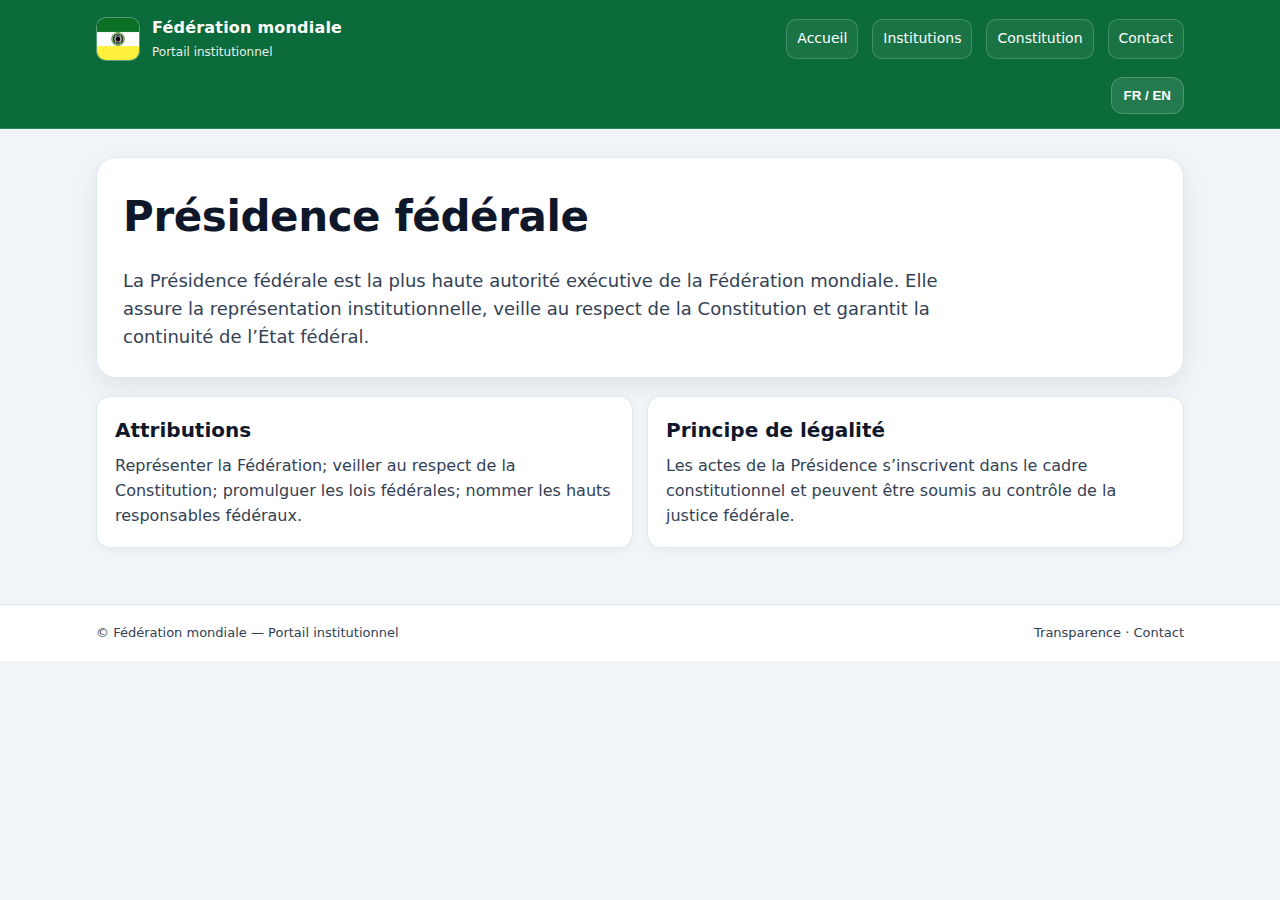
<file: presidency.html>
<!doctype html><html lang="fr"><head>
<meta charset="utf-8"><meta name="viewport" content="width=device-width, initial-scale=1">
<title>Présidence fédérale — Fédération mondiale</title>
<link rel="stylesheet" href="css/styles.css"></head><body>
<a class="skip-link" href="#content">Aller au contenu</a>

<header> <!-- même header que index (tu peux copier/coller) -->
  <div class="topbar">
    <div class="brand"><img src="assets/flag.png" alt="Drapeau de la Fédération mondiale">
      <div class="brand-title"><strong data-i18n="siteName" data-fr="Fédération mondiale" data-en="World Federation">Fédération mondiale</strong>
      <span data-i18n="tagline" data-fr="Portail institutionnel" data-en="Institutional Portal">Portail institutionnel</span></div>
    </div>
    <nav aria-label="Navigation principale">
      <a class="navlink" href="index.html" data-i18n="navHome" data-fr="Accueil" data-en="Home">Accueil</a>
      <a class="navlink" href="institutions.html" data-i18n="navInstitutions" data-fr="Institutions" data-en="Institutions">Institutions</a>
      <a class="navlink" href="constitution.html" data-i18n="navConstitution" data-fr="Constitution" data-en="Constitution">Constitution</a>
      <a class="navlink" href="contact.html" data-i18n="navContact" data-fr="Contact" data-en="Contact">Contact</a>
    </nav>
  </div>
  <div class="toolbar"><button class="btn btn-ghost" data-lang-toggle type="button">FR / EN</button></div>
</header>

<main id="content">
  <section class="hero">
    <h1 data-i18n="pTitle" data-fr="Présidence fédérale" data-en="Federal Presidency">Présidence fédérale</h1>
    <p data-i18n="pIntro"
      data-fr="La Présidence fédérale est la plus haute autorité exécutive de la Fédération mondiale. Elle assure la représentation institutionnelle, veille au respect de la Constitution et garantit la continuité de l’État fédéral."
      data-en="The Federal Presidency is the highest executive authority of the World Federation. It ensures institutional representation, upholds the Constitution, and guarantees continuity of the federal state.">
    </p>
  </section>

  <section class="grid">
    <article class="card span-6">
      <h2 data-i18n="pPowers" data-fr="Attributions" data-en="Mandate">Attributions</h2>
      <p data-i18n="pPowersList"
         data-fr="Représenter la Fédération; veiller au respect de la Constitution; promulguer les lois fédérales; nommer les hauts responsables fédéraux."
         data-en="Represent the Federation; uphold the Constitution; promulgate federal laws; appoint senior federal officials.">
      </p>
    </article>

    <article class="card span-6">
      <h2 data-i18n="pRule" data-fr="Principe de légalité" data-en="Legality principle">Principe de légalité</h2>
      <p data-i18n="pRuleBody"
         data-fr="Les actes de la Présidence s’inscrivent dans le cadre constitutionnel et peuvent être soumis au contrôle de la justice fédérale."
         data-en="Presidential acts operate within the constitutional framework and may be subject to review by the federal judiciary.">
      </p>
    </article>
  </section>
</main>

<footer class="footer"><div class="footer-inner">
  <div data-i18n="footerLeft" data-fr="© Fédération mondiale — Portail institutionnel" data-en="© World Federation — Institutional Portal">© Fédération mondiale — Portail institutionnel</div>
  <div><a href="transparency.html" data-i18n="footerTransp" data-fr="Transparence" data-en="Transparency">Transparence</a> · <a href="contact.html" data-i18n="footerContact" data-fr="Contact" data-en="Contact">Contact</a></div>
</div></footer>

<script src="js/main.js"></script></body></html>
</file>
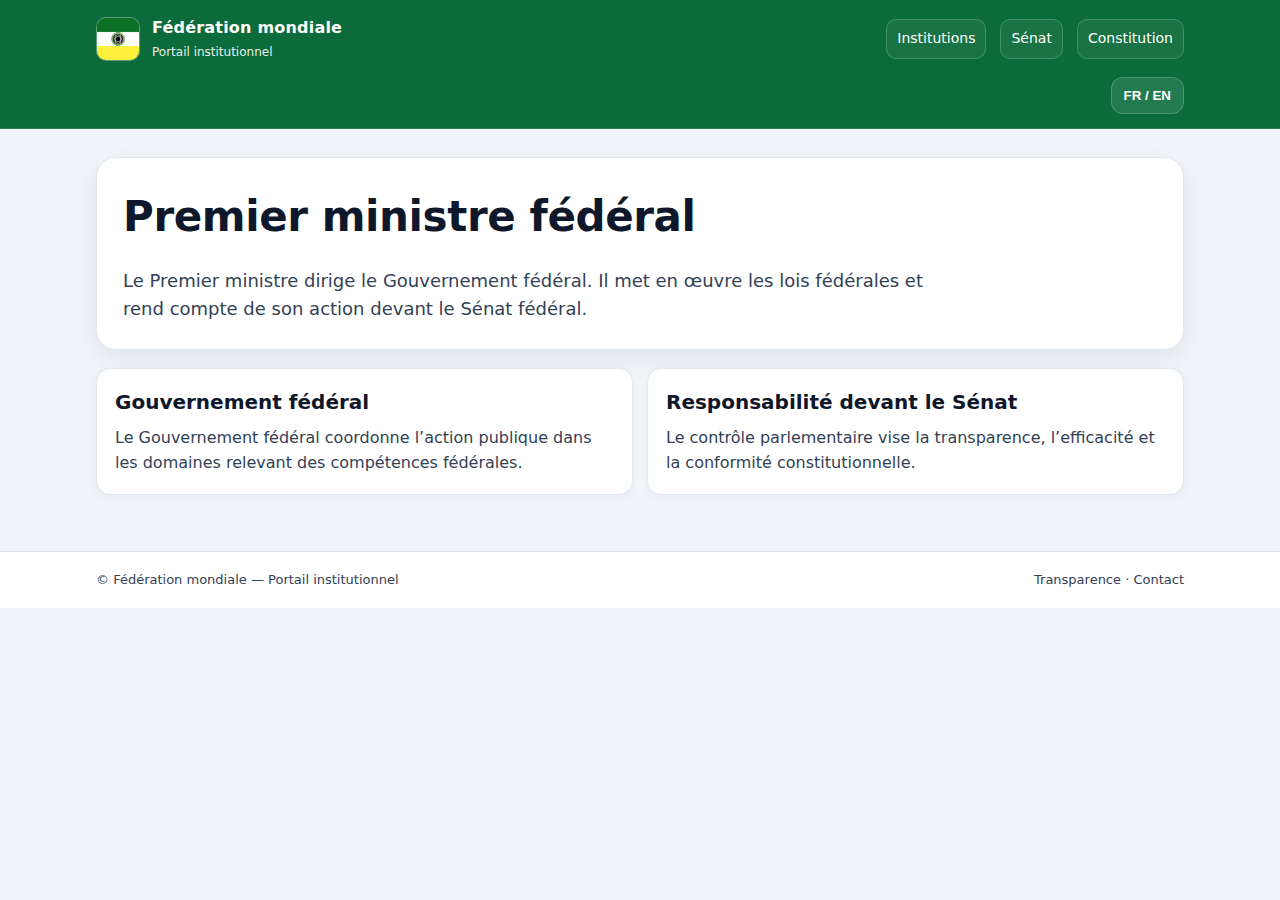
<file: prime-minister.html>
<!doctype html><html lang="fr"><head>
<meta charset="utf-8"><meta name="viewport" content="width=device-width, initial-scale=1">
<title>Premier ministre fédéral — Fédération mondiale</title>
<link rel="stylesheet" href="css/styles.css"></head><body>
<a class="skip-link" href="#content">Aller au contenu</a>

<header>
  <div class="topbar">
    <div class="brand"><img src="assets/flag.png" alt="Drapeau de la Fédération mondiale">
      <div class="brand-title"><strong data-i18n="siteName" data-fr="Fédération mondiale" data-en="World Federation">Fédération mondiale</strong>
      <span data-i18n="tagline" data-fr="Portail institutionnel" data-en="Institutional Portal">Portail institutionnel</span></div>
    </div>
    <nav aria-label="Navigation principale">
      <a class="navlink" href="institutions.html" data-i18n="navInstitutions" data-fr="Institutions" data-en="Institutions">Institutions</a>
      <a class="navlink" href="senate.html" data-i18n="navSenate" data-fr="Sénat" data-en="Senate">Sénat</a>
      <a class="navlink" href="constitution.html" data-i18n="navConstitution" data-fr="Constitution" data-en="Constitution">Constitution</a>
    </nav>
  </div>
  <div class="toolbar"><button class="btn btn-ghost" data-lang-toggle type="button">FR / EN</button></div>
</header>

<main id="content">
  <section class="hero">
    <h1 data-i18n="pmTitle" data-fr="Premier ministre fédéral" data-en="Federal Prime Minister">Premier ministre fédéral</h1>
    <p data-i18n="pmIntro"
       data-fr="Le Premier ministre dirige le Gouvernement fédéral. Il met en œuvre les lois fédérales et rend compte de son action devant le Sénat fédéral."
       data-en="The Prime Minister leads the Federal Government. They implement federal laws and are accountable to the Federal Senate.">
    </p>
  </section>

  <section class="grid">
    <article class="card span-6">
      <h2 data-i18n="pmGov" data-fr="Gouvernement fédéral" data-en="Federal Government">Gouvernement fédéral</h2>
      <p data-i18n="pmGovBody"
         data-fr="Le Gouvernement fédéral coordonne l’action publique dans les domaines relevant des compétences fédérales."
         data-en="The Federal Government coordinates public action in areas within federal competences.">
      </p>
    </article>
    <article class="card span-6">
      <h2 data-i18n="pmAccount" data-fr="Responsabilité devant le Sénat" data-en="Accountability to the Senate">Responsabilité devant le Sénat</h2>
      <p data-i18n="pmAccountBody"
         data-fr="Le contrôle parlementaire vise la transparence, l’efficacité et la conformité constitutionnelle."
         data-en="Parliamentary oversight supports transparency, effectiveness, and constitutional compliance.">
      </p>
    </article>
  </section>
</main>

<footer class="footer"><div class="footer-inner">
  <div data-i18n="footerLeft" data-fr="© Fédération mondiale — Portail institutionnel" data-en="© World Federation — Institutional Portal">© Fédération mondiale — Portail institutionnel</div>
  <div><a href="transparency.html" data-i18n="footerTransp" data-fr="Transparence" data-en="Transparency">Transparence</a> · <a href="contact.html" data-i18n="footerContact" data-fr="Contact" data-en="Contact">Contact</a></div>
</div></footer>

<script src="js/main.js"></script></body></html>
</file>
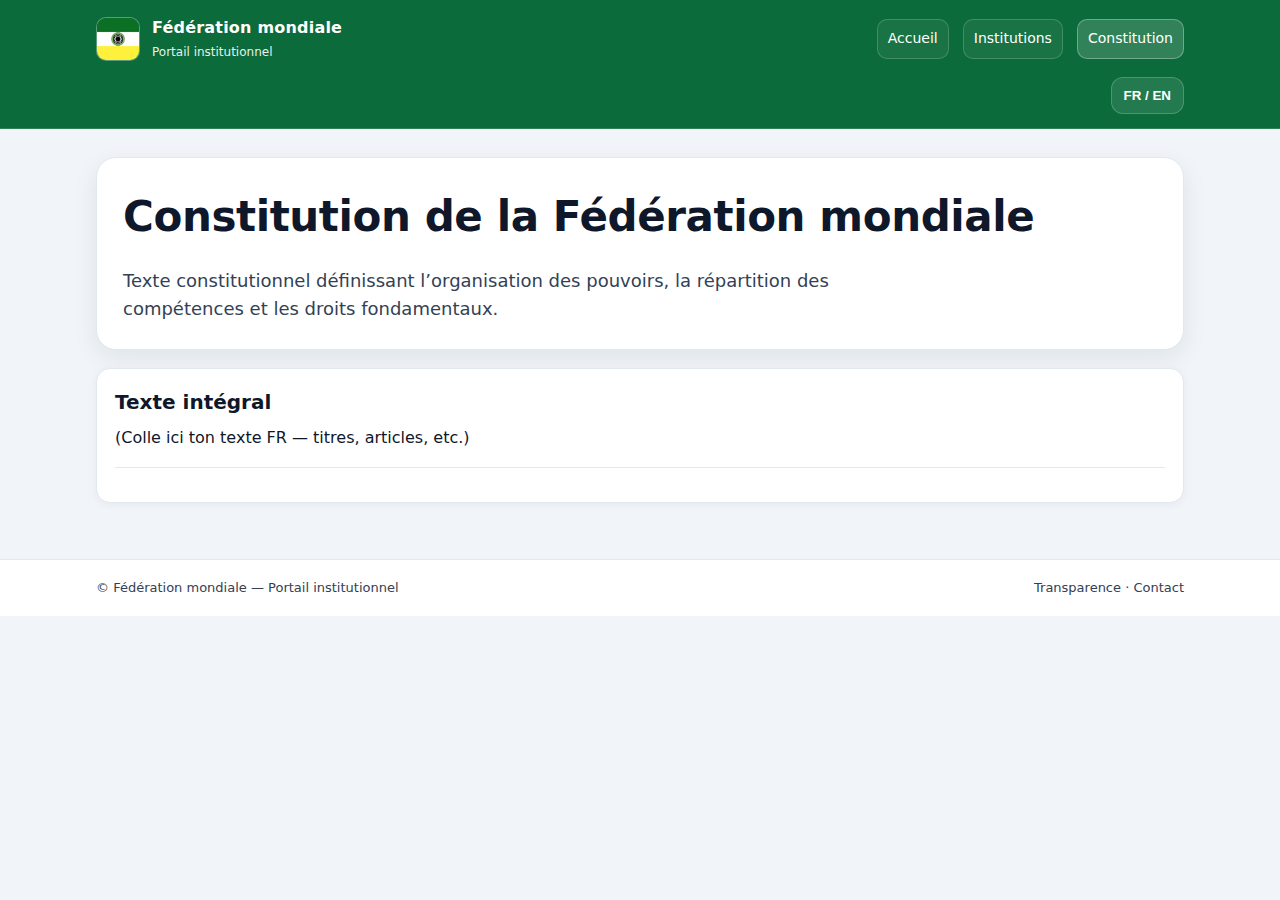
<file: rights.html>
<!doctype html><html lang="fr"><head>
<meta charset="utf-8"><meta name="viewport" content="width=device-width, initial-scale=1">
<title>Constitution — Fédération mondiale</title>
<link rel="stylesheet" href="css/styles.css"></head><body>
<a class="skip-link" href="#content">Aller au contenu</a>

<header>
  <div class="topbar">
    <div class="brand"><img src="assets/flag.png" alt="Drapeau de la Fédération mondiale">
      <div class="brand-title"><strong data-i18n="siteName" data-fr="Fédération mondiale" data-en="World Federation">Fédération mondiale</strong>
      <span data-i18n="tagline" data-fr="Portail institutionnel" data-en="Institutional Portal">Portail institutionnel</span></div>
    </div>
    <nav aria-label="Navigation principale">
      <a class="navlink" href="index.html" data-i18n="navHome" data-fr="Accueil" data-en="Home">Accueil</a>
      <a class="navlink" href="institutions.html" data-i18n="navInstitutions" data-fr="Institutions" data-en="Institutions">Institutions</a>
      <a class="navlink" aria-current="page" href="constitution.html" data-i18n="navConstitution" data-fr="Constitution" data-en="Constitution">Constitution</a>
    </nav>
  </div>
  <div class="toolbar"><button class="btn btn-ghost" data-lang-toggle type="button">FR / EN</button></div>
</header>

<main id="content">
  <section class="hero">
    <h1 data-i18n="ctTitle" data-fr="Constitution de la Fédération mondiale" data-en="Constitution of the World Federation">Constitution de la Fédération mondiale</h1>
    <p data-i18n="ctIntro"
       data-fr="Texte constitutionnel définissant l’organisation des pouvoirs, la répartition des compétences et les droits fondamentaux."
       data-en="Constitutional text defining the organization of powers, the allocation of competences, and fundamental rights."></p>
  </section>

  <section class="grid">
    <article class="card span-12">
      <h2 data-i18n="ctFull" data-fr="Texte intégral" data-en="Full text">Texte intégral</h2>

      <!-- FR -->
      <div data-i18n="ctFR" data-fr="(Colle ici ton texte FR — titres, articles, etc.)" data-en="">
        (Colle ici ton texte FR — titres, articles, etc.)
      </div>

      <hr style="border:none;border-top:1px solid var(--border);margin:16px 0;">

      <!-- EN (si tu veux une traduction officielle, je peux te la faire) -->
      <div data-i18n="ctEN" data-fr="" data-en="(Paste your EN version here, if applicable.)"></div>
    </article>
  </section>
</main>

<footer class="footer"><div class="footer-inner">
  <div data-i18n="footerLeft" data-fr="© Fédération mondiale — Portail institutionnel" data-en="© World Federation — Institutional Portal">© Fédération mondiale — Portail institutionnel</div>
  <div><a href="transparency.html" data-i18n="footerTransp" data-fr="Transparence" data-en="Transparency">Transparence</a> · <a href="contact.html" data-i18n="footerContact" data-fr="Contact" data-en="Contact">Contact</a></div>
</div></footer>

<script src="js/main.js"></script></body></html>
</file>
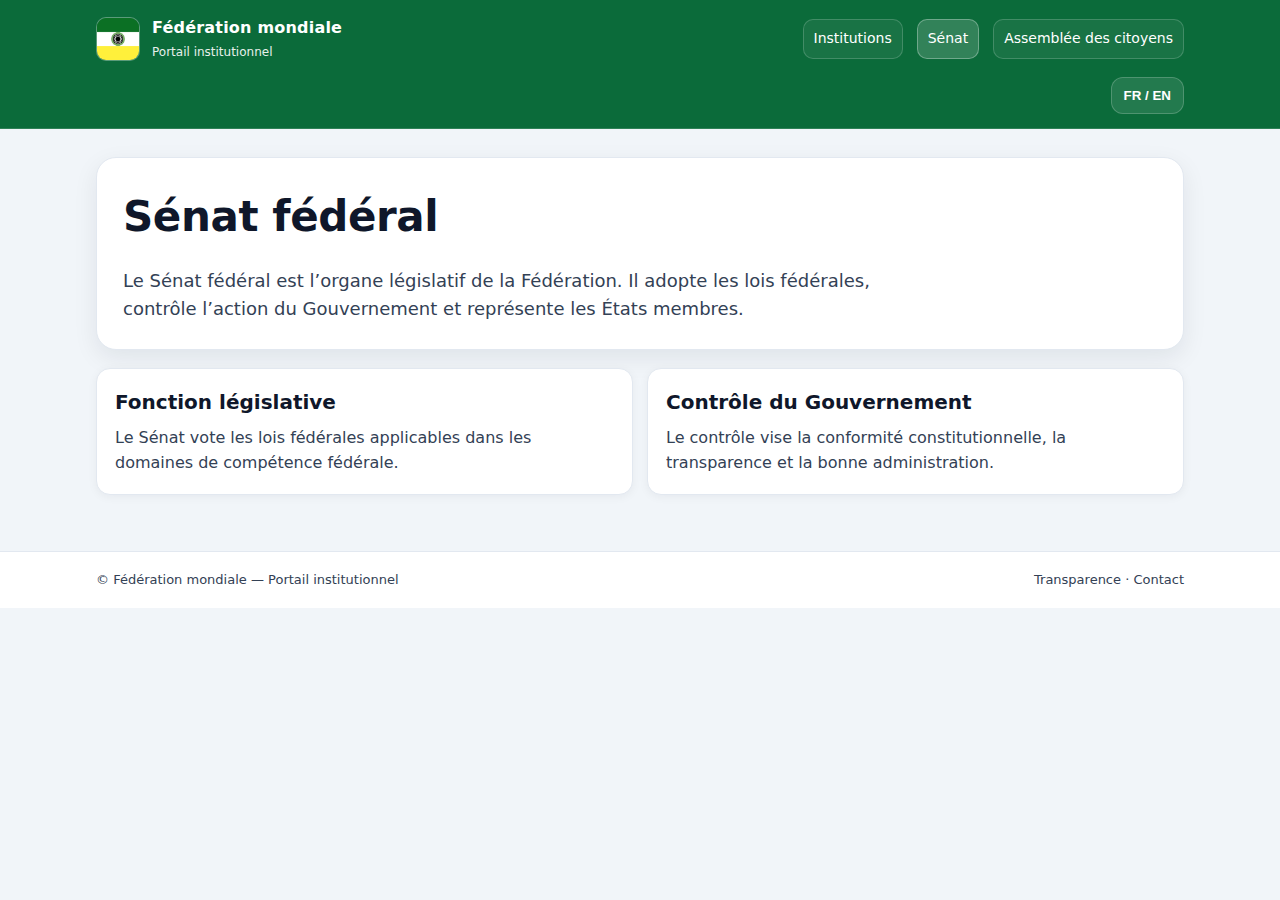
<file: senate.html>
<!doctype html><html lang="fr"><head>
<meta charset="utf-8"><meta name="viewport" content="width=device-width, initial-scale=1">
<title>Sénat fédéral — Fédération mondiale</title>
<link rel="stylesheet" href="css/styles.css"></head><body>
<a class="skip-link" href="#content">Aller au contenu</a>

<header>
  <div class="topbar">
    <div class="brand"><img src="assets/flag.png" alt="Drapeau de la Fédération mondiale">
      <div class="brand-title"><strong data-i18n="siteName" data-fr="Fédération mondiale" data-en="World Federation">Fédération mondiale</strong>
      <span data-i18n="tagline" data-fr="Portail institutionnel" data-en="Institutional Portal">Portail institutionnel</span></div>
    </div>
    <nav aria-label="Navigation principale">
      <a class="navlink" href="institutions.html" data-i18n="navInstitutions" data-fr="Institutions" data-en="Institutions">Institutions</a>
      <a class="navlink" aria-current="page" href="senate.html" data-i18n="navSenate" data-fr="Sénat" data-en="Senate">Sénat</a>
      <a class="navlink" href="citizens-assembly.html" data-i18n="navCA" data-fr="Assemblée des citoyens" data-en="Citizens’ Assembly">Assemblée des citoyens</a>
    </nav>
  </div>
  <div class="toolbar"><button class="btn btn-ghost" data-lang-toggle type="button">FR / EN</button></div>
</header>

<main id="content">
  <section class="hero">
    <h1 data-i18n="sTitle" data-fr="Sénat fédéral" data-en="Federal Senate">Sénat fédéral</h1>
    <p data-i18n="sIntro"
       data-fr="Le Sénat fédéral est l’organe législatif de la Fédération. Il adopte les lois fédérales, contrôle l’action du Gouvernement et représente les États membres."
       data-en="The Federal Senate is the Federation’s legislature. It adopts federal laws, oversees the Government, and represents Member States.">
    </p>
  </section>

  <section class="grid">
    <article class="card span-6">
      <h2 data-i18n="sLaw" data-fr="Fonction législative" data-en="Legislative function">Fonction législative</h2>
      <p data-i18n="sLawBody"
         data-fr="Le Sénat vote les lois fédérales applicables dans les domaines de compétence fédérale."
         data-en="The Senate enacts federal laws applicable within areas of federal competence.">
      </p>
    </article>
    <article class="card span-6">
      <h2 data-i18n="sOversight" data-fr="Contrôle du Gouvernement" data-en="Government oversight">Contrôle du Gouvernement</h2>
      <p data-i18n="sOversightBody"
         data-fr="Le contrôle vise la conformité constitutionnelle, la transparence et la bonne administration."
         data-en="Oversight supports constitutional compliance, transparency, and sound administration.">
      </p>
    </article>
  </section>
</main>

<footer class="footer"><div class="footer-inner">
  <div data-i18n="footerLeft" data-fr="© Fédération mondiale — Portail institutionnel" data-en="© World Federation — Institutional Portal">© Fédération mondiale — Portail institutionnel</div>
  <div><a href="transparency.html" data-i18n="footerTransp" data-fr="Transparence" data-en="Transparency">Transparence</a> · <a href="contact.html" data-i18n="footerContact" data-fr="Contact" data-en="Contact">Contact</a></div>
</div></footer>

<script src="js/main.js"></script></body></html>
</file>
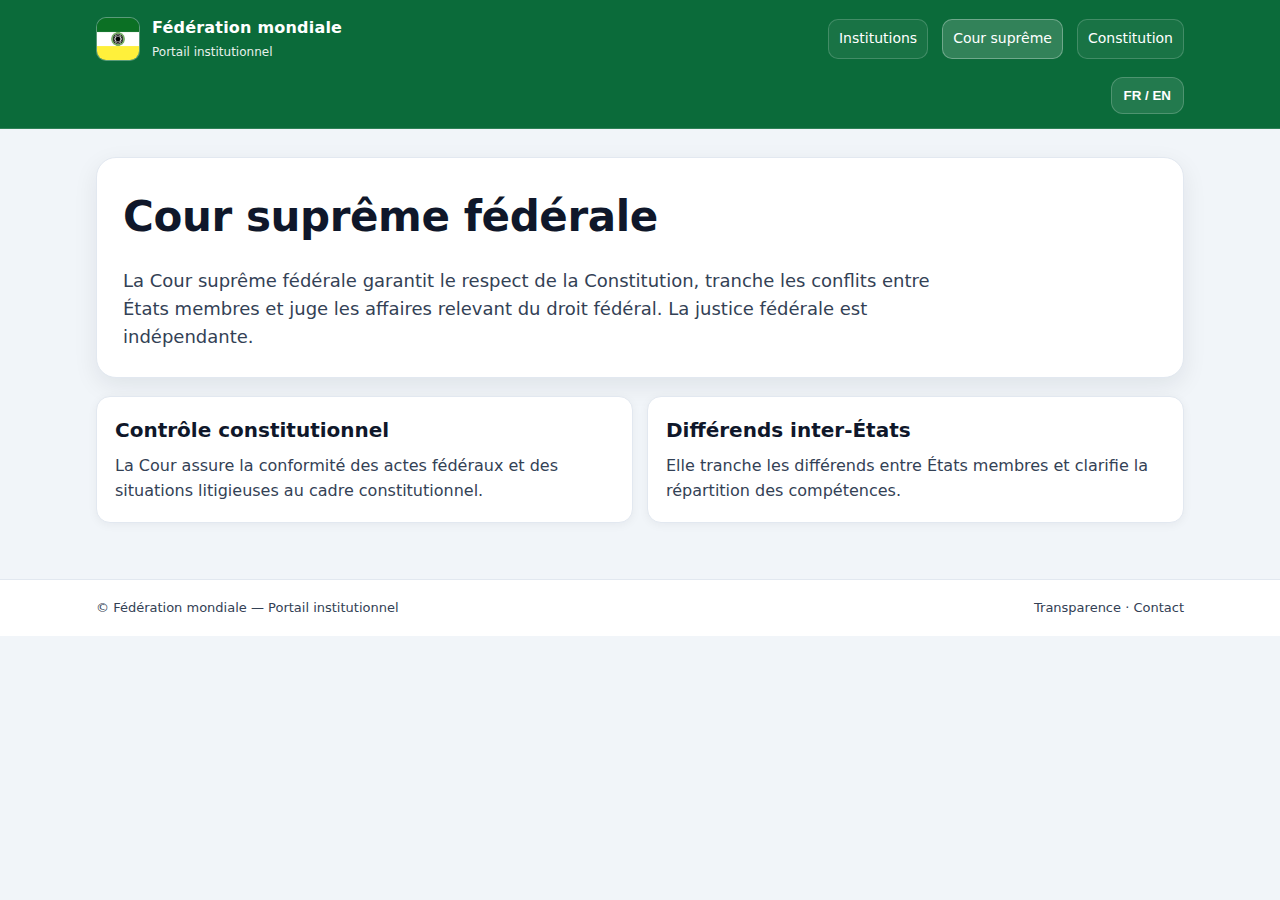
<file: supreme-court.html>
<!doctype html><html lang="fr"><head>
<meta charset="utf-8"><meta name="viewport" content="width=device-width, initial-scale=1">
<title>Cour suprême fédérale — Fédération mondiale</title>
<link rel="stylesheet" href="css/styles.css"></head><body>
<a class="skip-link" href="#content">Aller au contenu</a>

<header>
  <div class="topbar">
    <div class="brand"><img src="assets/flag.png" alt="Drapeau de la Fédération mondiale">
      <div class="brand-title"><strong data-i18n="siteName" data-fr="Fédération mondiale" data-en="World Federation">Fédération mondiale</strong>
      <span data-i18n="tagline" data-fr="Portail institutionnel" data-en="Institutional Portal">Portail institutionnel</span></div>
    </div>
    <nav aria-label="Navigation principale">
      <a class="navlink" href="institutions.html" data-i18n="navInstitutions" data-fr="Institutions" data-en="Institutions">Institutions</a>
      <a class="navlink" aria-current="page" href="supreme-court.html" data-i18n="navCourt" data-fr="Cour suprême" data-en="Supreme Court">Cour suprême</a>
      <a class="navlink" href="constitution.html" data-i18n="navConstitution" data-fr="Constitution" data-en="Constitution">Constitution</a>
    </nav>
  </div>
  <div class="toolbar"><button class="btn btn-ghost" data-lang-toggle type="button">FR / EN</button></div>
</header>

<main id="content">
  <section class="hero">
    <h1 data-i18n="cTitle" data-fr="Cour suprême fédérale" data-en="Federal Supreme Court">Cour suprême fédérale</h1>
    <p data-i18n="cIntro"
       data-fr="La Cour suprême fédérale garantit le respect de la Constitution, tranche les conflits entre États membres et juge les affaires relevant du droit fédéral. La justice fédérale est indépendante."
       data-en="The Federal Supreme Court safeguards the Constitution, resolves disputes between Member States, and adjudicates matters under federal law. The federal judiciary is independent.">
    </p>
  </section>

  <section class="grid">
    <article class="card span-6">
      <h2 data-i18n="cReview" data-fr="Contrôle constitutionnel" data-en="Constitutional review">Contrôle constitutionnel</h2>
      <p data-i18n="cReviewBody"
         data-fr="La Cour assure la conformité des actes fédéraux et des situations litigieuses au cadre constitutionnel."
         data-en="The Court ensures that federal acts and disputes comply with the constitutional framework.">
      </p>
    </article>
    <article class="card span-6">
      <h2 data-i18n="cDisputes" data-fr="Différends inter-États" data-en="Inter-state disputes">Différends inter-États</h2>
      <p data-i18n="cDisputesBody"
         data-fr="Elle tranche les différends entre États membres et clarifie la répartition des compétences."
         data-en="It resolves disputes between Member States and clarifies the allocation of competences.">
      </p>
    </article>
  </section>
</main>

<footer class="footer"><div class="footer-inner">
  <div data-i18n="footerLeft" data-fr="© Fédération mondiale — Portail institutionnel" data-en="© World Federation — Institutional Portal">© Fédération mondiale — Portail institutionnel</div>
  <div><a href="transparency.html" data-i18n="footerTransp" data-fr="Transparence" data-en="Transparency">Transparence</a> · <a href="contact.html" data-i18n="footerContact" data-fr="Contact" data-en="Contact">Contact</a></div>
</div></footer>

<script src="js/main.js"></script></body></html>
</file>
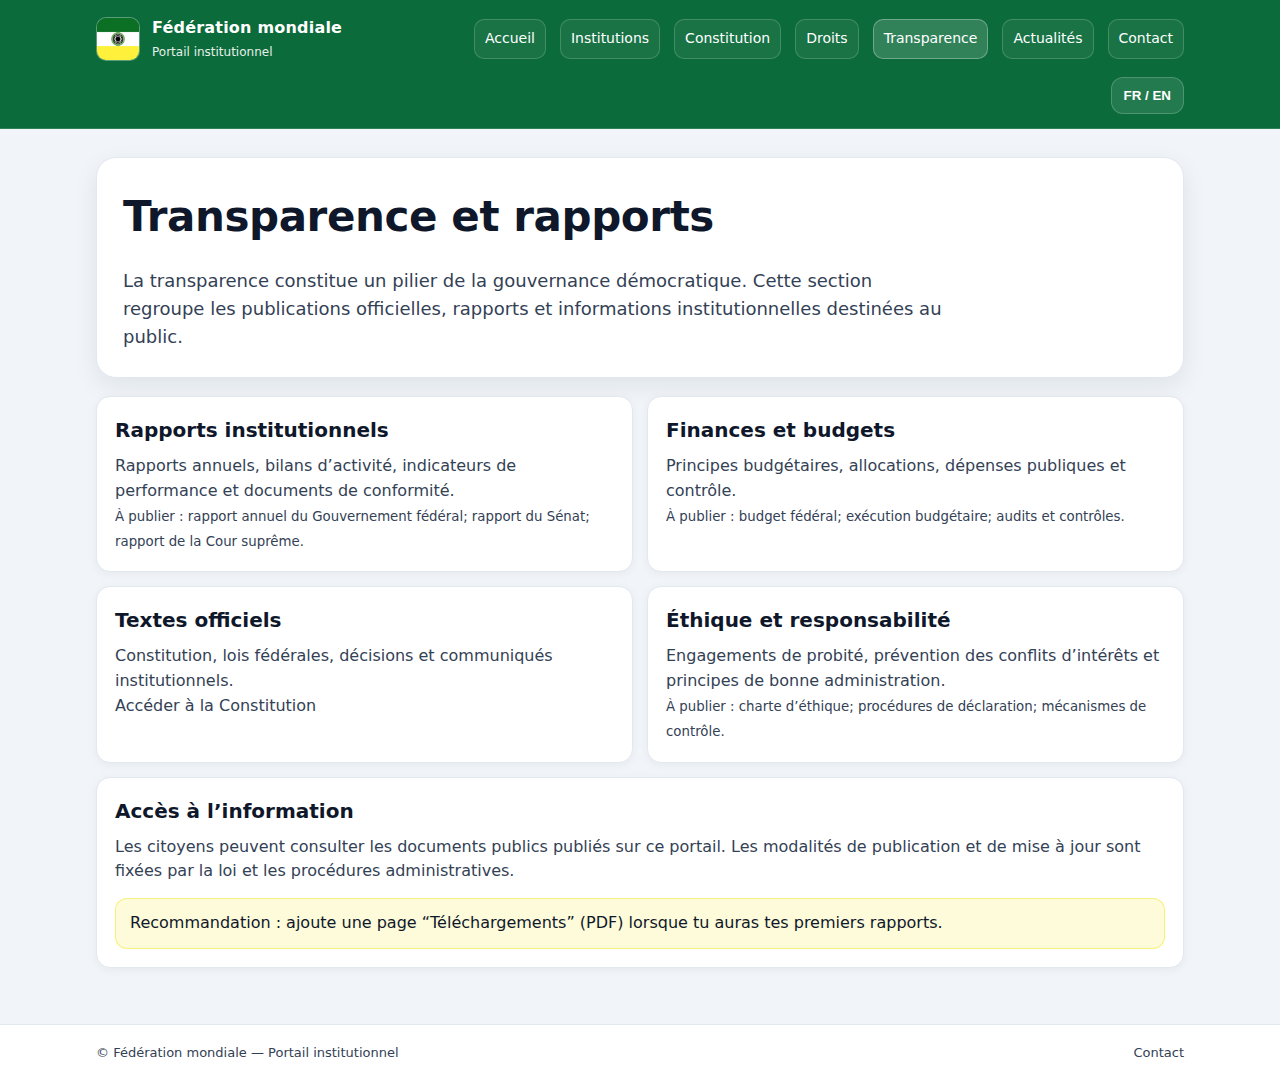
<file: transparency.html>
<!doctype html>
<html lang="fr">
<head>
  <meta charset="utf-8">
  <meta name="viewport" content="width=device-width, initial-scale=1">
  <title>Transparence — Fédération mondiale</title>
  <link rel="stylesheet" href="css/styles.css">
</head>
<body>
<a class="skip-link" href="#content">Aller au contenu</a>

<header>
  <div class="topbar">
    <div class="brand">
      <img src="assets/flag.png" alt="Drapeau de la Fédération mondiale">
      <div class="brand-title">
        <strong data-i18n="siteName" data-fr="Fédération mondiale" data-en="World Federation">Fédération mondiale</strong>
        <span data-i18n="tagline" data-fr="Portail institutionnel" data-en="Institutional Portal">Portail institutionnel</span>
      </div>
    </div>

    <nav aria-label="Navigation principale">
      <a class="navlink" href="index.html" data-i18n="navHome" data-fr="Accueil" data-en="Home">Accueil</a>
      <a class="navlink" href="institutions.html" data-i18n="navInstitutions" data-fr="Institutions" data-en="Institutions">Institutions</a>
      <a class="navlink" href="constitution.html" data-i18n="navConstitution" data-fr="Constitution" data-en="Constitution">Constitution</a>
      <a class="navlink" href="rights.html" data-i18n="navRights" data-fr="Droits" data-en="Rights">Droits</a>
      <a class="navlink" aria-current="page" href="transparency.html" data-i18n="navTransparency" data-fr="Transparence" data-en="Transparency">Transparence</a>
      <a class="navlink" href="news.html" data-i18n="navNews" data-fr="Actualités" data-en="News">Actualités</a>
      <a class="navlink" href="contact.html" data-i18n="navContact" data-fr="Contact" data-en="Contact">Contact</a>
    </nav>
  </div>

  <div class="toolbar">
    <button class="btn btn-ghost" data-lang-toggle type="button">FR / EN</button>
  </div>
</header>

<main id="content">
  <section class="hero">
    <h1 data-i18n="tTitle" data-fr="Transparence et rapports" data-en="Transparency & Reports">Transparence et rapports</h1>
    <p data-i18n="tIntro"
       data-fr="La transparence constitue un pilier de la gouvernance démocratique. Cette section regroupe les publications officielles, rapports et informations institutionnelles destinées au public."
       data-en="Transparency is a pillar of democratic governance. This section consolidates official publications, reports, and institutional information for the public.">
    </p>
  </section>

  <section class="grid" aria-label="Publications">
    <article class="card span-6">
      <h2 data-i18n="tReportsTitle" data-fr="Rapports institutionnels" data-en="Institutional reports">Rapports institutionnels</h2>
      <p data-i18n="tReportsBody"
         data-fr="Rapports annuels, bilans d’activité, indicateurs de performance et documents de conformité."
         data-en="Annual reports, activity summaries, performance indicators, and compliance documents.">
      </p>
      <p><small data-i18n="tReportsNote" data-fr="À publier : rapport annuel du Gouvernement fédéral; rapport du Sénat; rapport de la Cour suprême." data-en="To publish: Federal Government annual report; Senate report; Supreme Court report."></small></p>
    </article>

    <article class="card span-6">
      <h2 data-i18n="tBudgetTitle" data-fr="Finances et budgets" data-en="Finance & budgets">Finances et budgets</h2>
      <p data-i18n="tBudgetBody"
         data-fr="Principes budgétaires, allocations, dépenses publiques et contrôle."
         data-en="Budget principles, allocations, public spending and oversight.">
      </p>
      <p><small data-i18n="tBudgetNote" data-fr="À publier : budget fédéral; exécution budgétaire; audits et contrôles." data-en="To publish: federal budget; budget execution; audits and controls."></small></p>
    </article>

    <article class="card span-6">
      <h2 data-i18n="tLawTitle" data-fr="Textes officiels" data-en="Official texts">Textes officiels</h2>
      <p data-i18n="tLawBody"
         data-fr="Constitution, lois fédérales, décisions et communiqués institutionnels."
         data-en="Constitution, federal laws, decisions and institutional statements.">
      </p>
      <p><a href="constitution.html" data-i18n="tLawLink" data-fr="Accéder à la Constitution" data-en="Access the Constitution">Accéder à la Constitution</a></p>
    </article>

    <article class="card span-6">
      <h2 data-i18n="tEthicsTitle" data-fr="Éthique et responsabilité" data-en="Ethics & accountability">Éthique et responsabilité</h2>
      <p data-i18n="tEthicsBody"
         data-fr="Engagements de probité, prévention des conflits d’intérêts et principes de bonne administration."
         data-en="Integrity commitments, conflict-of-interest prevention, and principles of good administration.">
      </p>
      <p><small data-i18n="tEthicsNote" data-fr="À publier : charte d’éthique; procédures de déclaration; mécanismes de contrôle." data-en="To publish: ethics charter; disclosure procedures; oversight mechanisms."></small></p>
    </article>

    <article class="card span-12">
      <h2 data-i18n="tAccessTitle" data-fr="Accès à l’information" data-en="Access to information">Accès à l’information</h2>
      <p data-i18n="tAccessBody"
         data-fr="Les citoyens peuvent consulter les documents publics publiés sur ce portail. Les modalités de publication et de mise à jour sont fixées par la loi et les procédures administratives."
         data-en="Citizens may consult public documents published on this portal. Publication and update procedures are established by law and administrative processes.">
      </p>
      <div class="notice" data-i18n="tAccessNotice"
           data-fr="Recommandation : ajoute une page “Téléchargements” (PDF) lorsque tu auras tes premiers rapports."
           data-en="Recommendation: add a “Downloads” page (PDF) once your first reports are available.">
        Recommandation : ajoute une page “Téléchargements” (PDF) lorsque tu auras tes premiers rapports.
      </div>
    </article>
  </section>
</main>

<footer class="footer">
  <div class="footer-inner">
    <div data-i18n="footerLeft" data-fr="© Fédération mondiale — Portail institutionnel" data-en="© World Federation — Institutional Portal">© Fédération mondiale — Portail institutionnel</div>
    <div><a href="contact.html" data-i18n="footerContact" data-fr="Contact" data-en="Contact">Contact</a></div>
  </div>
</footer>

<script src="js/main.js"></script>
</body>
</html>
</file>
<file: css/styles.css>
:root{
  --green:#0B6B3A;
  --yellow:#F2E72B;
  --white:#FFFFFF;
  --bg:#F1F5F9;
  --text:#0F172A;
  --muted:#334155;
  --border:#E2E8F0;
  --shadow: 0 8px 24px rgba(15, 23, 42, 0.08);
  --radius: 14px;
  --radius-sm: 12px;
  --max: 1120px;
}

*{box-sizing:border-box}
html,body{margin:0;padding:0}
body{
  font-family: system-ui, -apple-system, "Segoe UI", Roboto, Arial, sans-serif;
  color:var(--text);
  background:var(--bg);
  line-height:1.55;
}

a{color:inherit;text-decoration:none}
a:hover{text-decoration:underline}
small{color:var(--muted)}

.skip-link{
  position:absolute;left:-9999px;top:auto;width:1px;height:1px;overflow:hidden;
}
.skip-link:focus{
  left:16px;top:16px;width:auto;height:auto;padding:10px 12px;background:var(--white);
  border:1px solid var(--border);border-radius:10px;box-shadow:var(--shadow);z-index:9999;
}

header{
  background:var(--green);
  color:var(--white);
  border-bottom: 1px solid rgba(255,255,255,0.15);
}
.topbar{
  max-width:var(--max);
  margin:0 auto;
  padding:16px 16px;
  display:flex;
  align-items:center;
  gap:14px;
}
.brand{
  display:flex;align-items:center;gap:12px;
  min-width: 280px;
}
.brand img{
  width:44px;height:44px;object-fit:cover;border-radius:10px;
  border:1px solid rgba(255,255,255,0.25);
  background:rgba(255,255,255,0.1);
}
.brand-title{
  display:flex;flex-direction:column;gap:2px;
}
.brand-title strong{font-size:16px;letter-spacing:0.2px}
.brand-title span{font-size:12px;opacity:0.9}

nav{
  flex:1;
  display:flex;
  flex-wrap:wrap;
  gap:10px 14px;
  justify-content:flex-end;
}
.navlink{
  padding:8px 10px;
  border-radius:10px;
  border:1px solid rgba(255,255,255,0.18);
  background:rgba(255,255,255,0.06);
  font-size:14px;
}
.navlink[aria-current="page"]{
  background:rgba(255,255,255,0.16);
  border-color:rgba(255,255,255,0.3);
}

.toolbar{
  max-width:var(--max);
  margin:0 auto;
  padding:0 16px 14px 16px;
  display:flex;
  justify-content:flex-end;
  gap:10px;
}
.btn{
  border:none;
  border-radius: var(--radius-sm);
  padding:10px 12px;
  font-weight:600;
  cursor:pointer;
  display:inline-flex;
  align-items:center;
  gap:8px;
}
.btn:focus{outline:3px solid rgba(242,231,43,0.55);outline-offset:2px}
.btn-primary{background:var(--yellow);color:#111827}
.btn-ghost{
  background:rgba(255,255,255,0.10);
  color:var(--white);
  border:1px solid rgba(255,255,255,0.2);
}

main{
  max-width:var(--max);
  margin:0 auto;
  padding:28px 16px 56px 16px;
}

.hero{
  background:var(--white);
  border:1px solid var(--border);
  border-radius: calc(var(--radius) + 6px);
  box-shadow: var(--shadow);
  padding:26px;
  display:grid;
  gap:18px;
}
.hero h1{
  margin:0;
  font-size:42px;
  letter-spacing:-0.4px;
}
.hero p{
  margin:0;
  color:var(--muted);
  font-size:18px;
  max-width: 72ch;
}
.hero-actions{display:flex;flex-wrap:wrap;gap:10px}

.grid{
  margin-top:18px;
  display:grid;
  grid-template-columns: repeat(12, 1fr);
  gap:14px;
}
.card{
  background:var(--white);
  border:1px solid var(--border);
  border-radius: var(--radius);
  padding:18px;
  box-shadow: 0 2px 10px rgba(15, 23, 42, 0.05);
}
.card h2{margin:0 0 8px 0;font-size:20px}
.card p{margin:0;color:var(--muted)}
.span-6{grid-column: span 6}
.span-4{grid-column: span 4}
.span-8{grid-column: span 8}
.span-12{grid-column: span 12}

.section-title{
  margin:22px 0 10px 0;
  font-size:22px;
}

.kv{
  display:grid;
  grid-template-columns: 1fr 2fr;
  gap:10px 14px;
  margin: 12px 0 0 0;
}
.kv div{
  padding:10px 12px;
  background: #FAFBFF;
  border:1px solid var(--border);
  border-radius: 12px;
}
.kv strong{display:block;font-size:13px;color:var(--muted);margin-bottom:2px}
.kv span{display:block;font-size:15px}

.footer{
  border-top:1px solid var(--border);
  background:var(--white);
}
.footer-inner{
  max-width:var(--max);
  margin:0 auto;
  padding:18px 16px;
  display:flex;
  flex-wrap:wrap;
  gap:10px 16px;
  align-items:center;
  justify-content:space-between;
  color:var(--muted);
  font-size:13px;
}

.notice{
  margin-top:14px;
  padding:12px 14px;
  border-radius:12px;
  background: rgba(242,231,43,0.18);
  border:1px solid rgba(242,231,43,0.55);
}

@media (max-width: 860px){
  .brand{min-width:auto}
  nav{justify-content:flex-start}
  .span-6,.span-4,.span-8{grid-column: span 12}
  .hero h1{font-size:34px}
}
</file>
